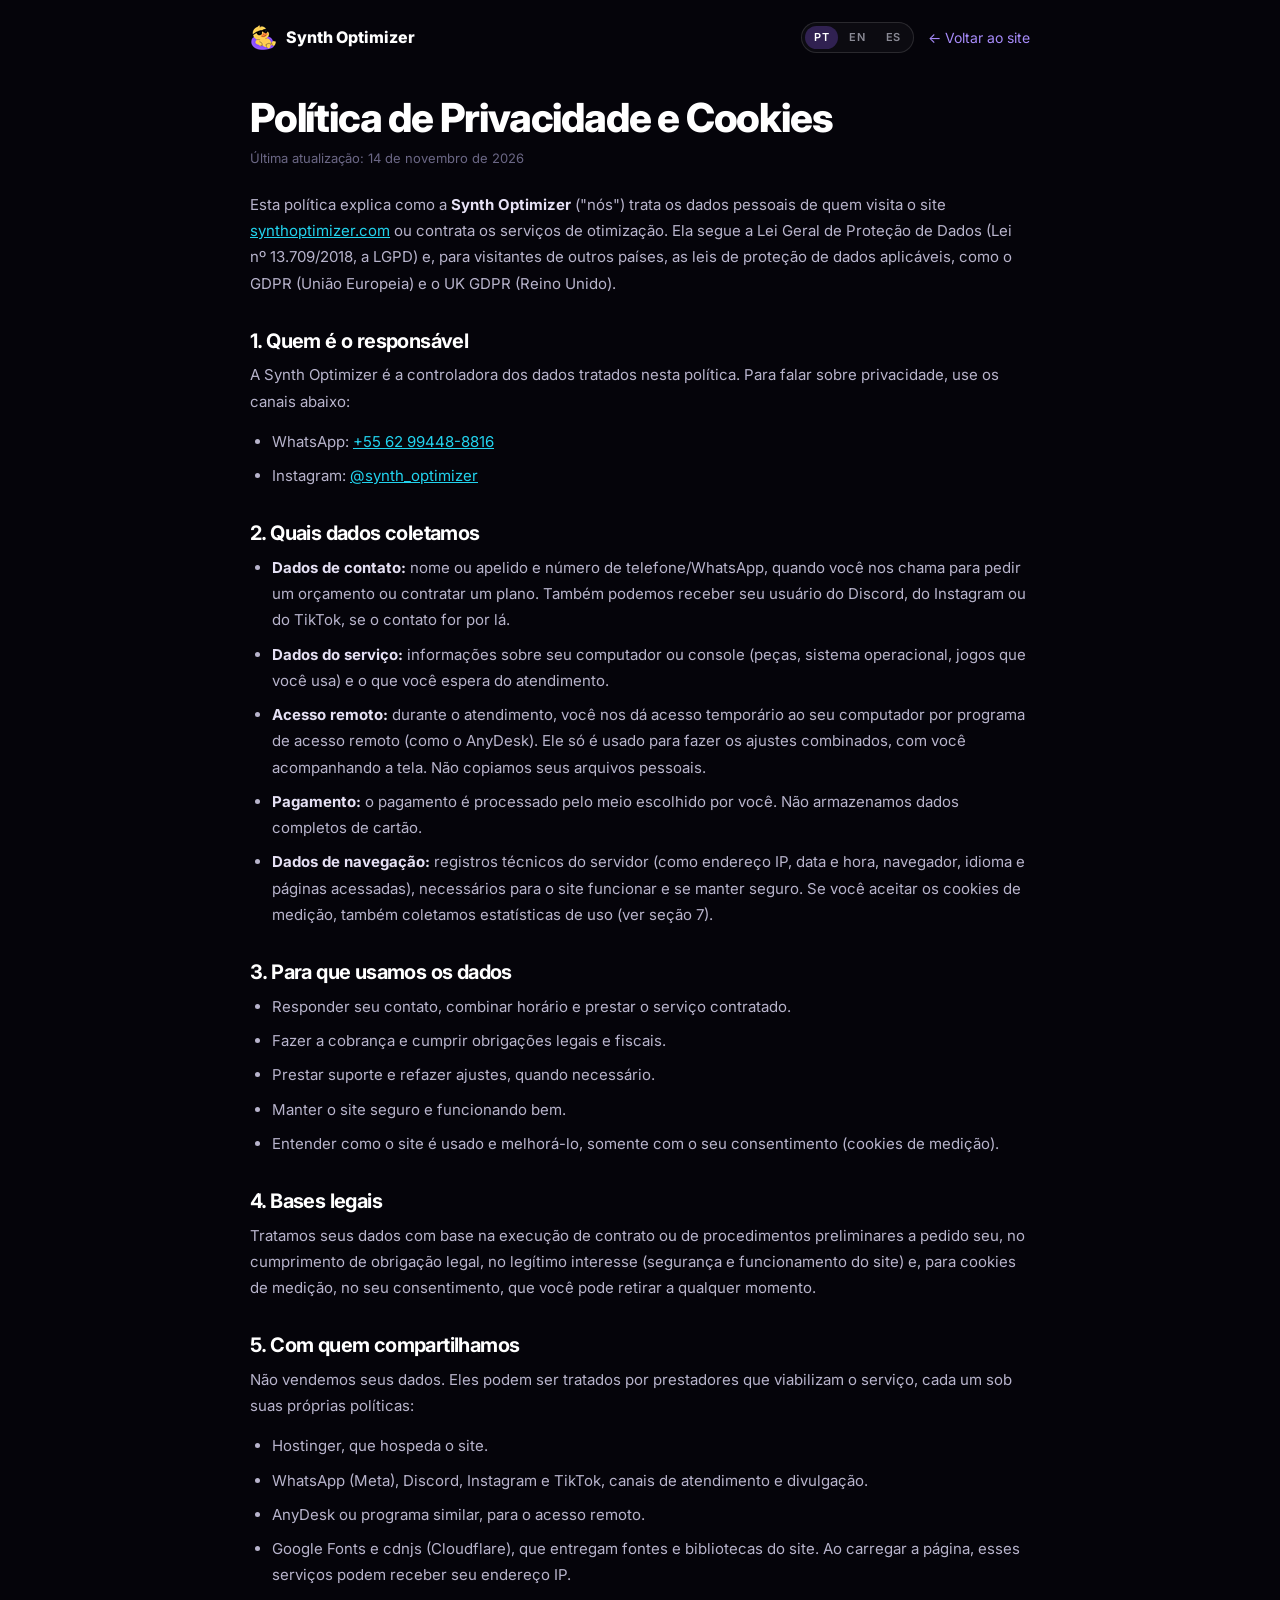
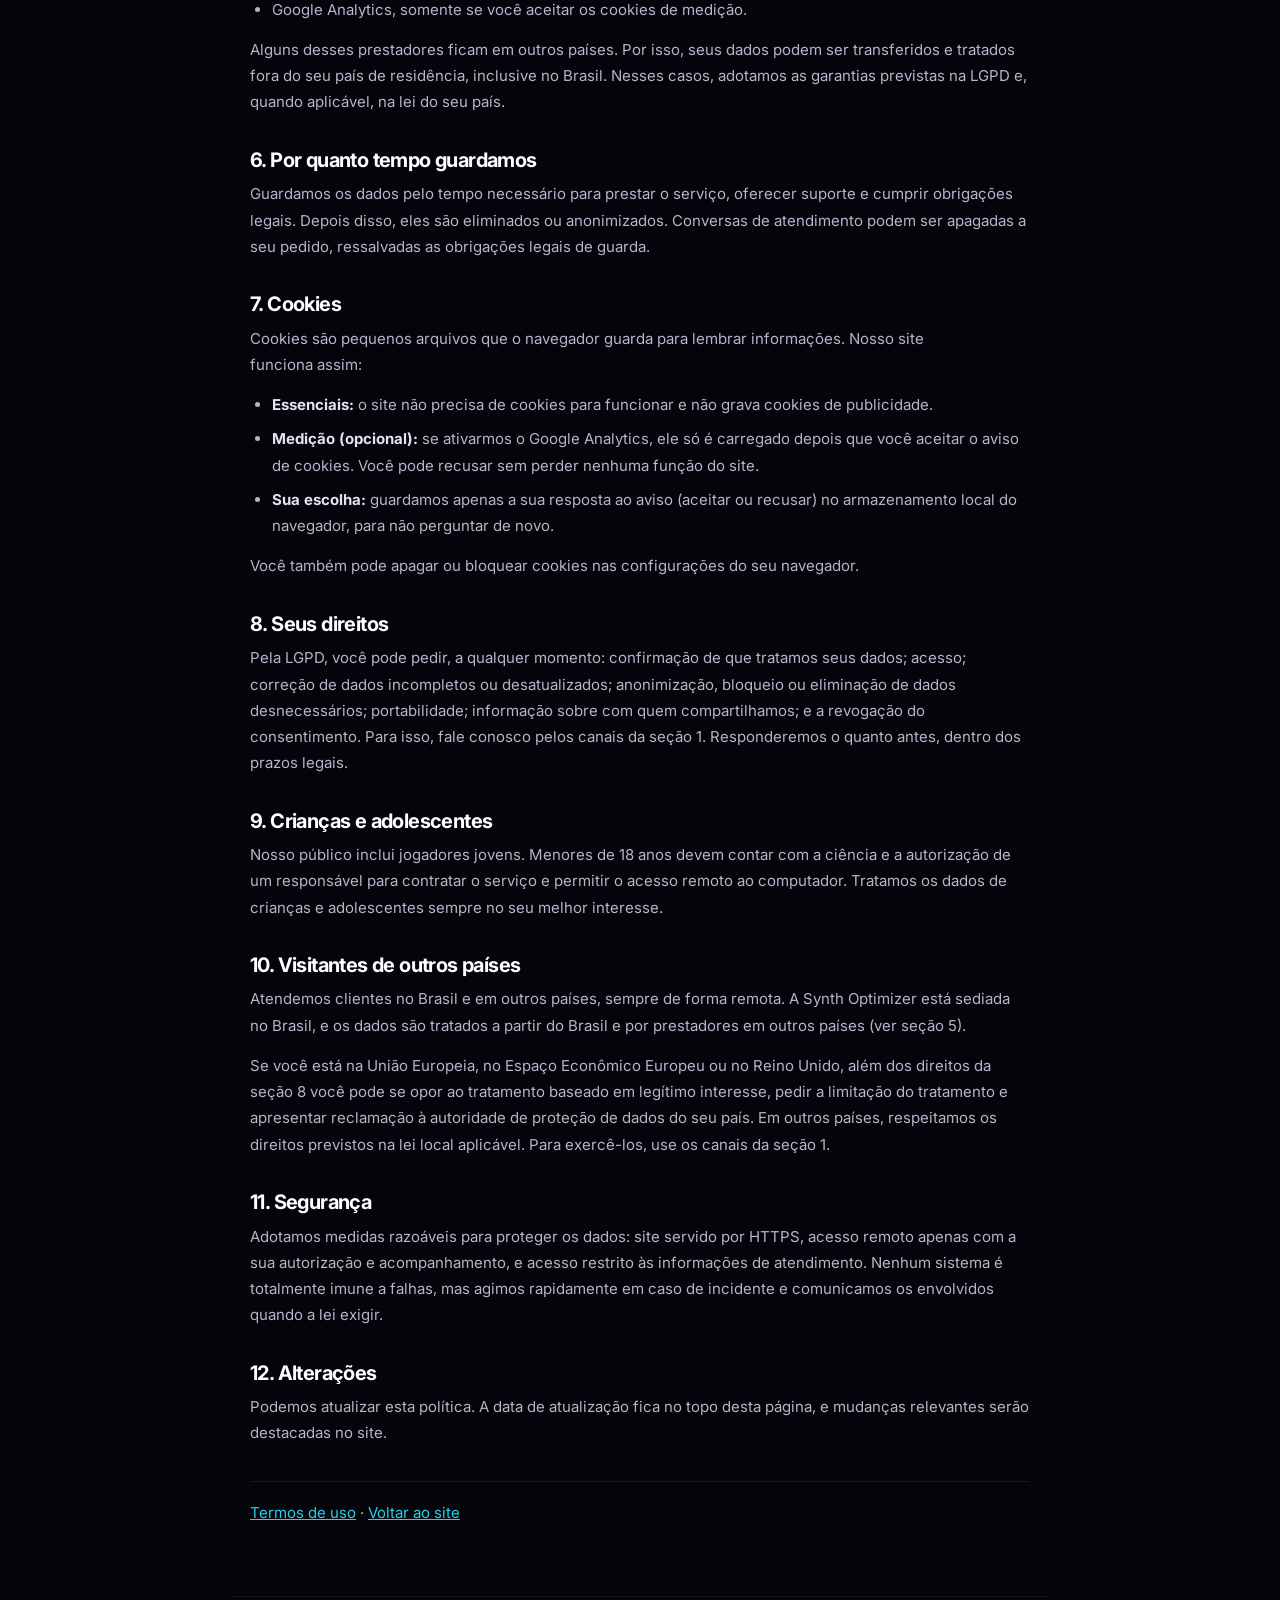
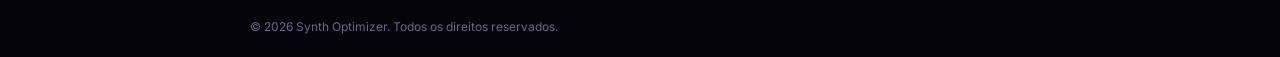
<file: privacidade/index.html>
<!DOCTYPE html>
<html lang="pt-BR" data-root="../">
<head>
<meta charset="utf-8"/>
<meta content="width=device-width, initial-scale=1.0" name="viewport"/>
<title>Política de Privacidade e Cookies | Synth Optimizer</title>
<meta content="Como a Synth Optimizer coleta, usa e protege seus dados pessoais (LGPD e GDPR) e como funcionam os cookies do site." name="description"/>
<meta content="index,follow" name="robots"/>
<meta content="#05040a" name="theme-color"/>
<link href="https://synthoptimizer.com/privacidade/" rel="canonical"/>
<link href="https://synthoptimizer.com/privacidade/" hreflang="pt-BR" rel="alternate"/>
<link href="https://synthoptimizer.com/en/privacy/" hreflang="en" rel="alternate"/>
<link href="https://synthoptimizer.com/es/privacidad/" hreflang="es" rel="alternate"/>
<link href="https://synthoptimizer.com/en/privacy/" hreflang="x-default" rel="alternate"/>
<link href="../favicon.ico" rel="icon" sizes="16x16 32x32 48x48 64x64"/>
<link href="../imagens/favicon-48x48.png" rel="icon" sizes="48x48" type="image/png"/>
<link href="../imagens/favicon-96x96.png" rel="icon" sizes="96x96" type="image/png"/>
<link href="../imagens/apple-touch-icon.png" rel="apple-touch-icon" sizes="180x180"/>
<link href="https://fonts.googleapis.com" rel="preconnect"/>
<link crossorigin="" href="https://fonts.gstatic.com" rel="preconnect"/>
<link href="https://fonts.googleapis.com/css2?family=Inter:wght@400;500;600;700&amp;family=JetBrains+Mono:wght@400;700&amp;display=swap" rel="stylesheet"/>
<link href="../style.css?v=20261114b" rel="stylesheet"/>
<link href="../sales.css?v=20261114b" rel="stylesheet"/>
</head>
<body class="legal-page">
<a class="skip-link" href="#conteudo">Pular para o conteúdo</a>
<header class="legal-header">
  <a class="legal-brand" href="/"><img alt="" aria-hidden="true" height="26" src="../imagens/Favicon.png" width="26"/><span>Synth Optimizer</span></a>
  <div class="legal-tools">
    <div aria-label="Idioma" class="lang-switch" role="group"><a aria-current="page" hreflang="pt-BR" href="/privacidade/" lang="pt-BR">PT</a><a hreflang="en" href="/en/privacy/" lang="en">EN</a><a hreflang="es" href="/es/privacidad/" lang="es">ES</a></div>
    <a class="legal-back" href="/">&larr; Voltar ao site</a>
  </div>
</header>
<main class="legal" id="conteudo">
  <h1>Política de Privacidade e Cookies</h1>
  <p class="legal-updated">Última atualização: 14 de novembro de 2026</p>

  <p>Esta política explica como a <strong>Synth Optimizer</strong> ("nós") trata os dados pessoais de quem visita o site <a href="https://synthoptimizer.com/">synthoptimizer.com</a> ou contrata os serviços de otimização. Ela segue a Lei Geral de Proteção de Dados (Lei nº 13.709/2018, a LGPD) e, para visitantes de outros países, as leis de proteção de dados aplicáveis, como o GDPR (União Europeia) e o UK GDPR (Reino Unido).</p>

  <h2>1. Quem é o responsável</h2>
  <p>A Synth Optimizer é a controladora dos dados tratados nesta política. Para falar sobre privacidade, use os canais abaixo:</p>
  <ul>
    <li>WhatsApp: <a href="https://wa.me/5562994488816">+55 62 99448-8816</a></li>
    <li>Instagram: <a href="https://www.instagram.com/synth_optimizer/" rel="me noopener noreferrer" target="_blank">@synth_optimizer</a></li>
  </ul>

  <h2>2. Quais dados coletamos</h2>
  <ul>
    <li><strong>Dados de contato:</strong> nome ou apelido e número de telefone/WhatsApp, quando você nos chama para pedir um orçamento ou contratar um plano. Também podemos receber seu usuário do Discord, do Instagram ou do TikTok, se o contato for por lá.</li>
    <li><strong>Dados do serviço:</strong> informações sobre seu computador ou console (peças, sistema operacional, jogos que você usa) e o que você espera do atendimento.</li>
    <li><strong>Acesso remoto:</strong> durante o atendimento, você nos dá acesso temporário ao seu computador por programa de acesso remoto (como o AnyDesk). Ele só é usado para fazer os ajustes combinados, com você acompanhando a tela. Não copiamos seus arquivos pessoais.</li>
    <li><strong>Pagamento:</strong> o pagamento é processado pelo meio escolhido por você. Não armazenamos dados completos de cartão.</li>
    <li><strong>Dados de navegação:</strong> registros técnicos do servidor (como endereço IP, data e hora, navegador, idioma e páginas acessadas), necessários para o site funcionar e se manter seguro. Se você aceitar os cookies de medição, também coletamos estatísticas de uso (ver seção 7).</li>
  </ul>

  <h2>3. Para que usamos os dados</h2>
  <ul>
    <li>Responder seu contato, combinar horário e prestar o serviço contratado.</li>
    <li>Fazer a cobrança e cumprir obrigações legais e fiscais.</li>
    <li>Prestar suporte e refazer ajustes, quando necessário.</li>
    <li>Manter o site seguro e funcionando bem.</li>
    <li>Entender como o site é usado e melhorá-lo, somente com o seu consentimento (cookies de medição).</li>
  </ul>

  <h2>4. Bases legais</h2>
  <p>Tratamos seus dados com base na execução de contrato ou de procedimentos preliminares a pedido seu, no cumprimento de obrigação legal, no legítimo interesse (segurança e funcionamento do site) e, para cookies de medição, no seu consentimento, que você pode retirar a qualquer momento.</p>

  <h2>5. Com quem compartilhamos</h2>
  <p>Não vendemos seus dados. Eles podem ser tratados por prestadores que viabilizam o serviço, cada um sob suas próprias políticas:</p>
  <ul>
    <li>Hostinger, que hospeda o site.</li>
    <li>WhatsApp (Meta), Discord, Instagram e TikTok, canais de atendimento e divulgação.</li>
    <li>AnyDesk ou programa similar, para o acesso remoto.</li>
    <li>Google Fonts e cdnjs (Cloudflare), que entregam fontes e bibliotecas do site. Ao carregar a página, esses serviços podem receber seu endereço IP.</li>
    <li>Google Analytics, somente se você aceitar os cookies de medição.</li>
  </ul>
  <p>Alguns desses prestadores ficam em outros países. Por isso, seus dados podem ser transferidos e tratados fora do seu país de residência, inclusive no Brasil. Nesses casos, adotamos as garantias previstas na LGPD e, quando aplicável, na lei do seu país.</p>

  <h2>6. Por quanto tempo guardamos</h2>
  <p>Guardamos os dados pelo tempo necessário para prestar o serviço, oferecer suporte e cumprir obrigações legais. Depois disso, eles são eliminados ou anonimizados. Conversas de atendimento podem ser apagadas a seu pedido, ressalvadas as obrigações legais de guarda.</p>

  <h2 id="cookies">7. Cookies</h2>
  <p>Cookies são pequenos arquivos que o navegador guarda para lembrar informações. Nosso site funciona assim:</p>
  <ul>
    <li><strong>Essenciais:</strong> o site não precisa de cookies para funcionar e não grava cookies de publicidade.</li>
    <li><strong>Medição (opcional):</strong> se ativarmos o Google Analytics, ele só é carregado depois que você aceitar o aviso de cookies. Você pode recusar sem perder nenhuma função do site.</li>
    <li><strong>Sua escolha:</strong> guardamos apenas a sua resposta ao aviso (aceitar ou recusar) no armazenamento local do navegador, para não perguntar de novo.</li>
  </ul>
  <p>Você também pode apagar ou bloquear cookies nas configurações do seu navegador.</p>

  <h2>8. Seus direitos</h2>
  <p>Pela LGPD, você pode pedir, a qualquer momento: confirmação de que tratamos seus dados; acesso; correção de dados incompletos ou desatualizados; anonimização, bloqueio ou eliminação de dados desnecessários; portabilidade; informação sobre com quem compartilhamos; e a revogação do consentimento. Para isso, fale conosco pelos canais da seção 1. Responderemos o quanto antes, dentro dos prazos legais.</p>

  <h2>9. Crianças e adolescentes</h2>
  <p>Nosso público inclui jogadores jovens. Menores de 18 anos devem contar com a ciência e a autorização de um responsável para contratar o serviço e permitir o acesso remoto ao computador. Tratamos os dados de crianças e adolescentes sempre no seu melhor interesse.</p>

  <h2>10. Visitantes de outros países</h2>
  <p>Atendemos clientes no Brasil e em outros países, sempre de forma remota. A Synth Optimizer está sediada no Brasil, e os dados são tratados a partir do Brasil e por prestadores em outros países (ver seção 5).</p>
  <p>Se você está na União Europeia, no Espaço Econômico Europeu ou no Reino Unido, além dos direitos da seção 8 você pode se opor ao tratamento baseado em legítimo interesse, pedir a limitação do tratamento e apresentar reclamação à autoridade de proteção de dados do seu país. Em outros países, respeitamos os direitos previstos na lei local aplicável. Para exercê-los, use os canais da seção 1.</p>

  <h2>11. Segurança</h2>
  <p>Adotamos medidas razoáveis para proteger os dados: site servido por HTTPS, acesso remoto apenas com a sua autorização e acompanhamento, e acesso restrito às informações de atendimento. Nenhum sistema é totalmente imune a falhas, mas agimos rapidamente em caso de incidente e comunicamos os envolvidos quando a lei exigir.</p>

  <h2>12. Alterações</h2>
  <p>Podemos atualizar esta política. A data de atualização fica no topo desta página, e mudanças relevantes serão destacadas no site.</p>

  <p class="legal-links"><a href="/termos/">Termos de uso</a> · <a href="/">Voltar ao site</a></p>
</main>
<footer class="legal-footer">© 2026 Synth Optimizer. Todos os direitos reservados.</footer>
<script defer src="../legal.js?v=20261114b"></script>
</body>
</html>
</file>
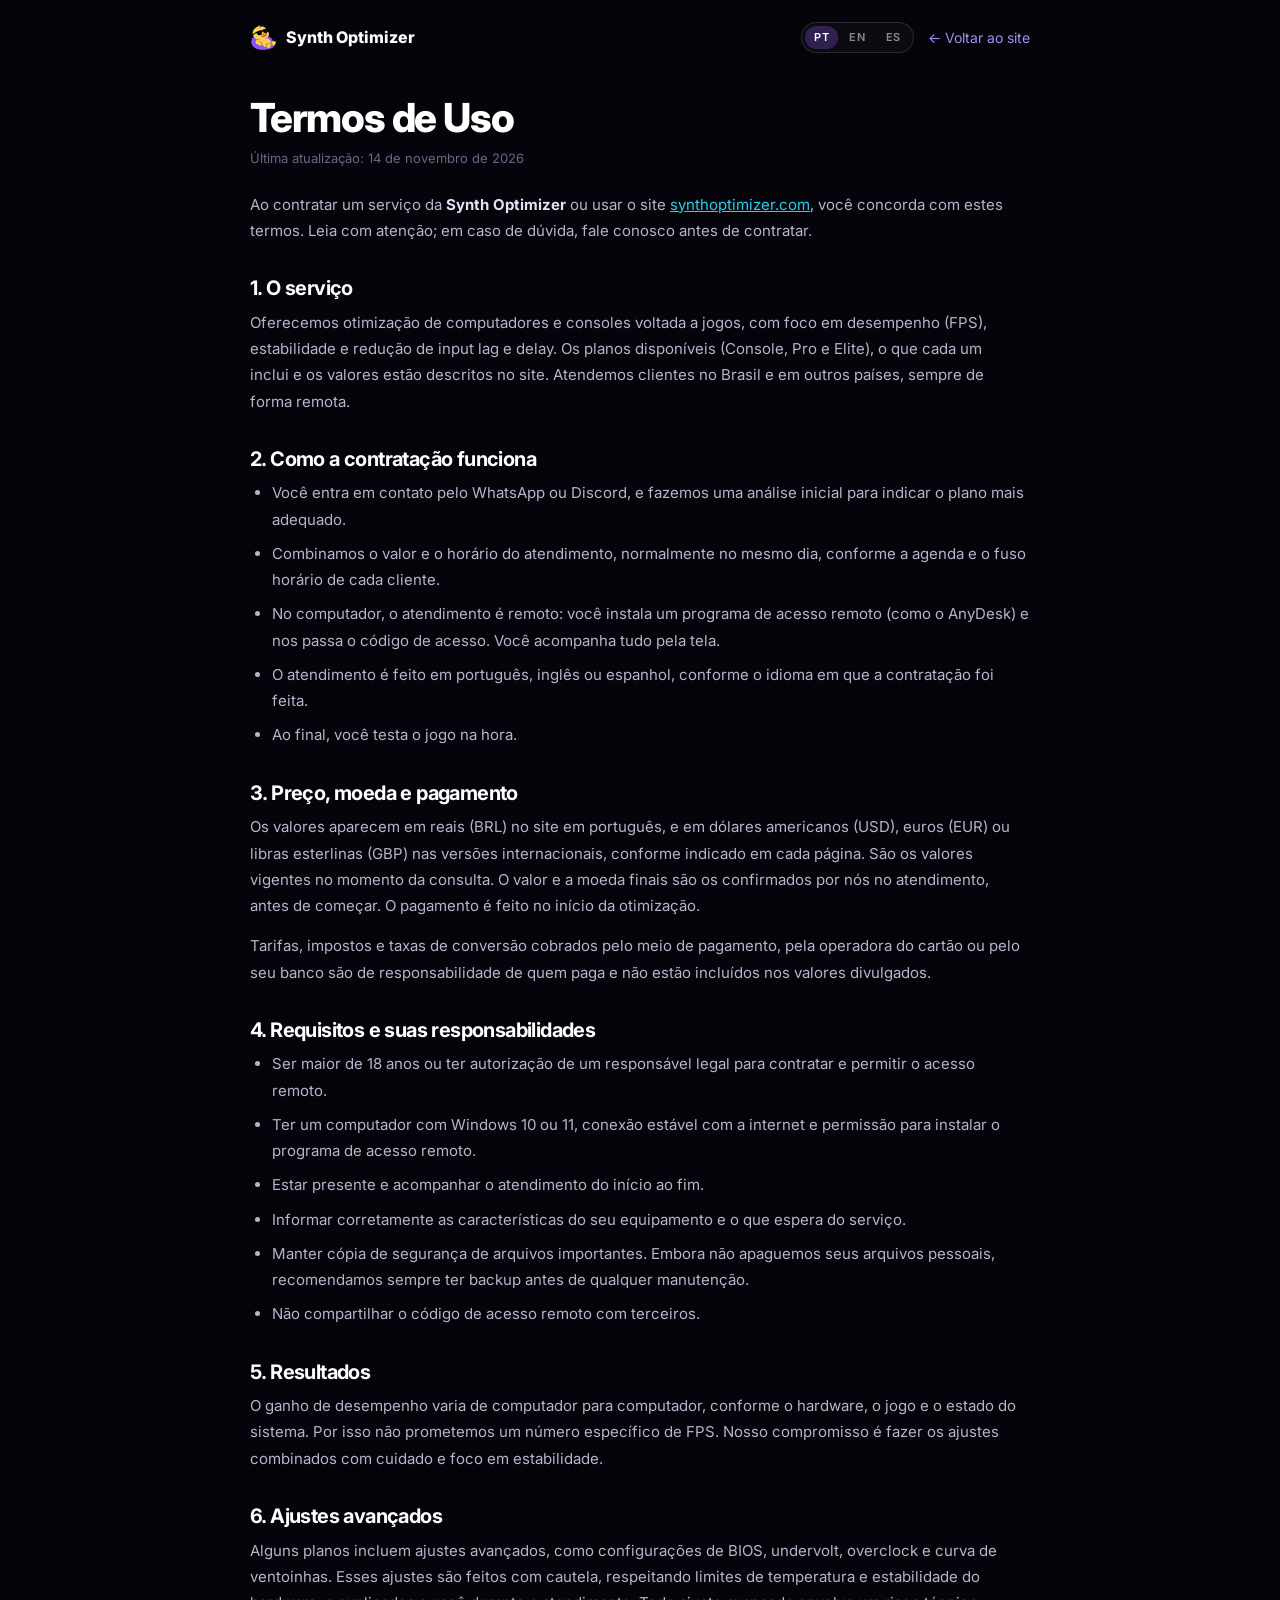
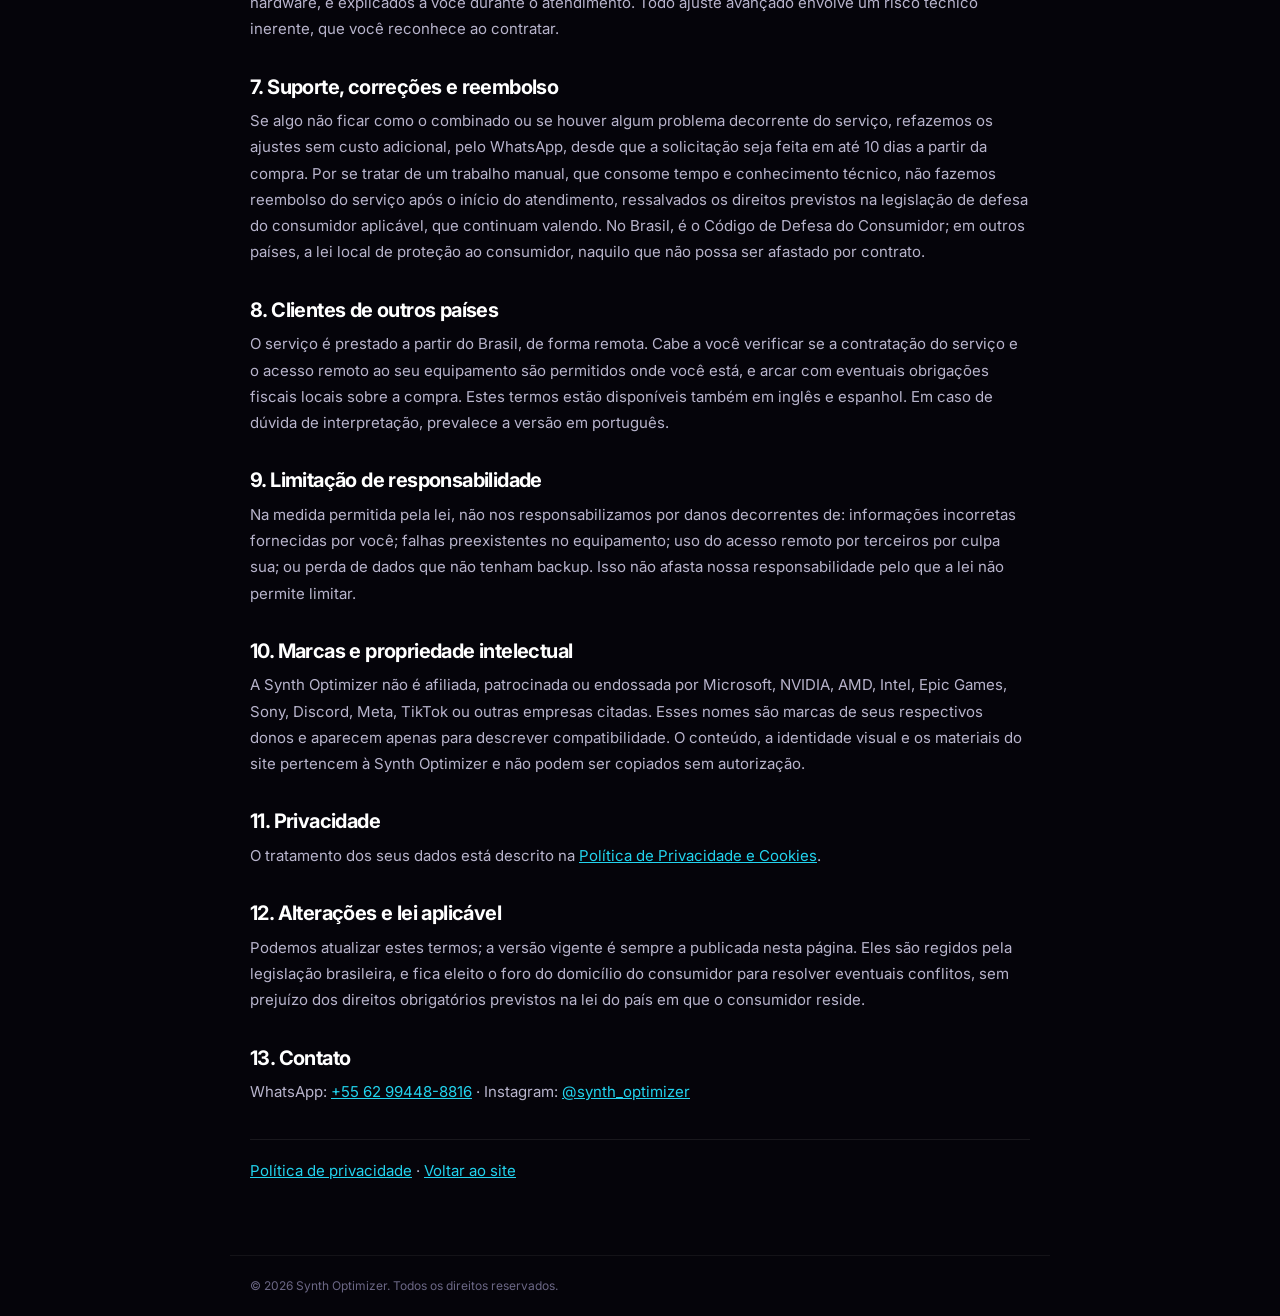
<file: termos/index.html>
<!DOCTYPE html>
<html lang="pt-BR" data-root="../">
<head>
<meta charset="utf-8"/>
<meta content="width=device-width, initial-scale=1.0" name="viewport"/>
<title>Termos de Uso | Synth Optimizer</title>
<meta content="Termos de contratação dos serviços de otimização de PC e console da Synth Optimizer: como funciona, preços e moedas, responsabilidades e suporte." name="description"/>
<meta content="index,follow" name="robots"/>
<meta content="#05040a" name="theme-color"/>
<link href="https://synthoptimizer.com/termos/" rel="canonical"/>
<link href="https://synthoptimizer.com/termos/" hreflang="pt-BR" rel="alternate"/>
<link href="https://synthoptimizer.com/en/terms/" hreflang="en" rel="alternate"/>
<link href="https://synthoptimizer.com/es/terminos/" hreflang="es" rel="alternate"/>
<link href="https://synthoptimizer.com/en/terms/" hreflang="x-default" rel="alternate"/>
<link href="../favicon.ico" rel="icon" sizes="16x16 32x32 48x48 64x64"/>
<link href="../imagens/favicon-48x48.png" rel="icon" sizes="48x48" type="image/png"/>
<link href="../imagens/favicon-96x96.png" rel="icon" sizes="96x96" type="image/png"/>
<link href="../imagens/apple-touch-icon.png" rel="apple-touch-icon" sizes="180x180"/>
<link href="https://fonts.googleapis.com" rel="preconnect"/>
<link crossorigin="" href="https://fonts.gstatic.com" rel="preconnect"/>
<link href="https://fonts.googleapis.com/css2?family=Inter:wght@400;500;600;700&amp;family=JetBrains+Mono:wght@400;700&amp;display=swap" rel="stylesheet"/>
<link href="../style.css?v=20261114b" rel="stylesheet"/>
<link href="../sales.css?v=20261114b" rel="stylesheet"/>
</head>
<body class="legal-page">
<a class="skip-link" href="#conteudo">Pular para o conteúdo</a>
<header class="legal-header">
  <a class="legal-brand" href="/"><img alt="" aria-hidden="true" height="26" src="../imagens/Favicon.png" width="26"/><span>Synth Optimizer</span></a>
  <div class="legal-tools">
    <div aria-label="Idioma" class="lang-switch" role="group"><a aria-current="page" hreflang="pt-BR" href="/termos/" lang="pt-BR">PT</a><a hreflang="en" href="/en/terms/" lang="en">EN</a><a hreflang="es" href="/es/terminos/" lang="es">ES</a></div>
    <a class="legal-back" href="/">&larr; Voltar ao site</a>
  </div>
</header>
<main class="legal" id="conteudo">
  <h1>Termos de Uso</h1>
  <p class="legal-updated">Última atualização: 14 de novembro de 2026</p>

  <p>Ao contratar um serviço da <strong>Synth Optimizer</strong> ou usar o site <a href="https://synthoptimizer.com/">synthoptimizer.com</a>, você concorda com estes termos. Leia com atenção; em caso de dúvida, fale conosco antes de contratar.</p>

  <h2>1. O serviço</h2>
  <p>Oferecemos otimização de computadores e consoles voltada a jogos, com foco em desempenho (FPS), estabilidade e redução de input lag e delay. Os planos disponíveis (Console, Pro e Elite), o que cada um inclui e os valores estão descritos no site. Atendemos clientes no Brasil e em outros países, sempre de forma remota.</p>

  <h2>2. Como a contratação funciona</h2>
  <ul>
    <li>Você entra em contato pelo WhatsApp ou Discord, e fazemos uma análise inicial para indicar o plano mais adequado.</li>
    <li>Combinamos o valor e o horário do atendimento, normalmente no mesmo dia, conforme a agenda e o fuso horário de cada cliente.</li>
    <li>No computador, o atendimento é remoto: você instala um programa de acesso remoto (como o AnyDesk) e nos passa o código de acesso. Você acompanha tudo pela tela.</li>
    <li>O atendimento é feito em português, inglês ou espanhol, conforme o idioma em que a contratação foi feita.</li>
    <li>Ao final, você testa o jogo na hora.</li>
  </ul>

  <h2>3. Preço, moeda e pagamento</h2>
  <p>Os valores aparecem em reais (BRL) no site em português, e em dólares americanos (USD), euros (EUR) ou libras esterlinas (GBP) nas versões internacionais, conforme indicado em cada página. São os valores vigentes no momento da consulta. O valor e a moeda finais são os confirmados por nós no atendimento, antes de começar. O pagamento é feito no início da otimização.</p>
  <p>Tarifas, impostos e taxas de conversão cobrados pelo meio de pagamento, pela operadora do cartão ou pelo seu banco são de responsabilidade de quem paga e não estão incluídos nos valores divulgados.</p>

  <h2>4. Requisitos e suas responsabilidades</h2>
  <ul>
    <li>Ser maior de 18 anos ou ter autorização de um responsável legal para contratar e permitir o acesso remoto.</li>
    <li>Ter um computador com Windows 10 ou 11, conexão estável com a internet e permissão para instalar o programa de acesso remoto.</li>
    <li>Estar presente e acompanhar o atendimento do início ao fim.</li>
    <li>Informar corretamente as características do seu equipamento e o que espera do serviço.</li>
    <li>Manter cópia de segurança de arquivos importantes. Embora não apaguemos seus arquivos pessoais, recomendamos sempre ter backup antes de qualquer manutenção.</li>
    <li>Não compartilhar o código de acesso remoto com terceiros.</li>
  </ul>

  <h2>5. Resultados</h2>
  <p>O ganho de desempenho varia de computador para computador, conforme o hardware, o jogo e o estado do sistema. Por isso não prometemos um número específico de FPS. Nosso compromisso é fazer os ajustes combinados com cuidado e foco em estabilidade.</p>

  <h2>6. Ajustes avançados</h2>
  <p>Alguns planos incluem ajustes avançados, como configurações de BIOS, undervolt, overclock e curva de ventoinhas. Esses ajustes são feitos com cautela, respeitando limites de temperatura e estabilidade do hardware, e explicados a você durante o atendimento. Todo ajuste avançado envolve um risco técnico inerente, que você reconhece ao contratar.</p>

  <h2>7. Suporte, correções e reembolso</h2>
  <p>Se algo não ficar como o combinado ou se houver algum problema decorrente do serviço, refazemos os ajustes sem custo adicional, pelo WhatsApp, desde que a solicitação seja feita em até 10 dias a partir da compra. Por se tratar de um trabalho manual, que consome tempo e conhecimento técnico, não fazemos reembolso do serviço após o início do atendimento, ressalvados os direitos previstos na legislação de defesa do consumidor aplicável, que continuam valendo. No Brasil, é o Código de Defesa do Consumidor; em outros países, a lei local de proteção ao consumidor, naquilo que não possa ser afastado por contrato.</p>

  <h2>8. Clientes de outros países</h2>
  <p>O serviço é prestado a partir do Brasil, de forma remota. Cabe a você verificar se a contratação do serviço e o acesso remoto ao seu equipamento são permitidos onde você está, e arcar com eventuais obrigações fiscais locais sobre a compra. Estes termos estão disponíveis também em inglês e espanhol. Em caso de dúvida de interpretação, prevalece a versão em português.</p>

  <h2>9. Limitação de responsabilidade</h2>
  <p>Na medida permitida pela lei, não nos responsabilizamos por danos decorrentes de: informações incorretas fornecidas por você; falhas preexistentes no equipamento; uso do acesso remoto por terceiros por culpa sua; ou perda de dados que não tenham backup. Isso não afasta nossa responsabilidade pelo que a lei não permite limitar.</p>

  <h2>10. Marcas e propriedade intelectual</h2>
  <p>A Synth Optimizer não é afiliada, patrocinada ou endossada por Microsoft, NVIDIA, AMD, Intel, Epic Games, Sony, Discord, Meta, TikTok ou outras empresas citadas. Esses nomes são marcas de seus respectivos donos e aparecem apenas para descrever compatibilidade. O conteúdo, a identidade visual e os materiais do site pertencem à Synth Optimizer e não podem ser copiados sem autorização.</p>

  <h2>11. Privacidade</h2>
  <p>O tratamento dos seus dados está descrito na <a href="/privacidade/">Política de Privacidade e Cookies</a>.</p>

  <h2>12. Alterações e lei aplicável</h2>
  <p>Podemos atualizar estes termos; a versão vigente é sempre a publicada nesta página. Eles são regidos pela legislação brasileira, e fica eleito o foro do domicílio do consumidor para resolver eventuais conflitos, sem prejuízo dos direitos obrigatórios previstos na lei do país em que o consumidor reside.</p>

  <h2>13. Contato</h2>
  <p>WhatsApp: <a href="https://wa.me/5562994488816">+55 62 99448-8816</a> · Instagram: <a href="https://www.instagram.com/synth_optimizer/" rel="me noopener noreferrer" target="_blank">@synth_optimizer</a></p>

  <p class="legal-links"><a href="/privacidade/">Política de privacidade</a> · <a href="/">Voltar ao site</a></p>
</main>
<footer class="legal-footer">© 2026 Synth Optimizer. Todos os direitos reservados.</footer>
<script defer src="../legal.js?v=20261114b"></script>
</body>
</html>
</file>
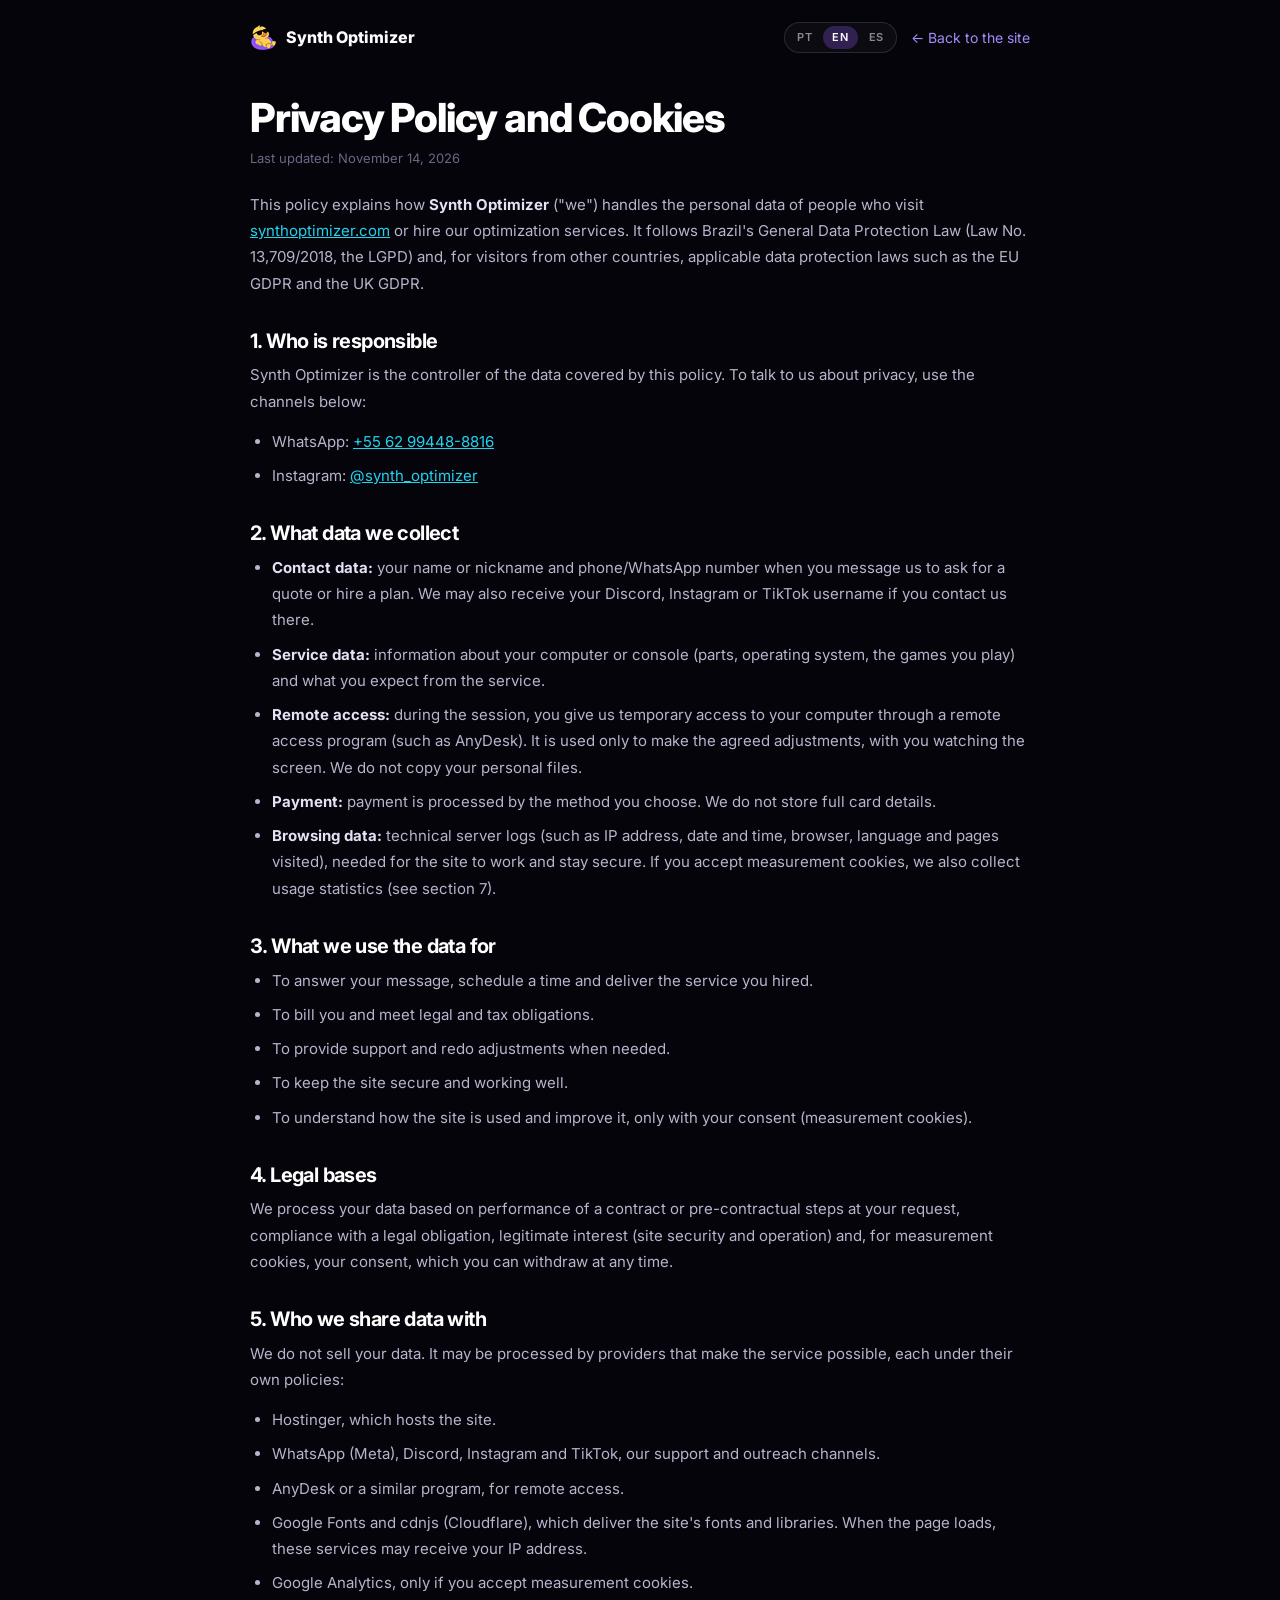
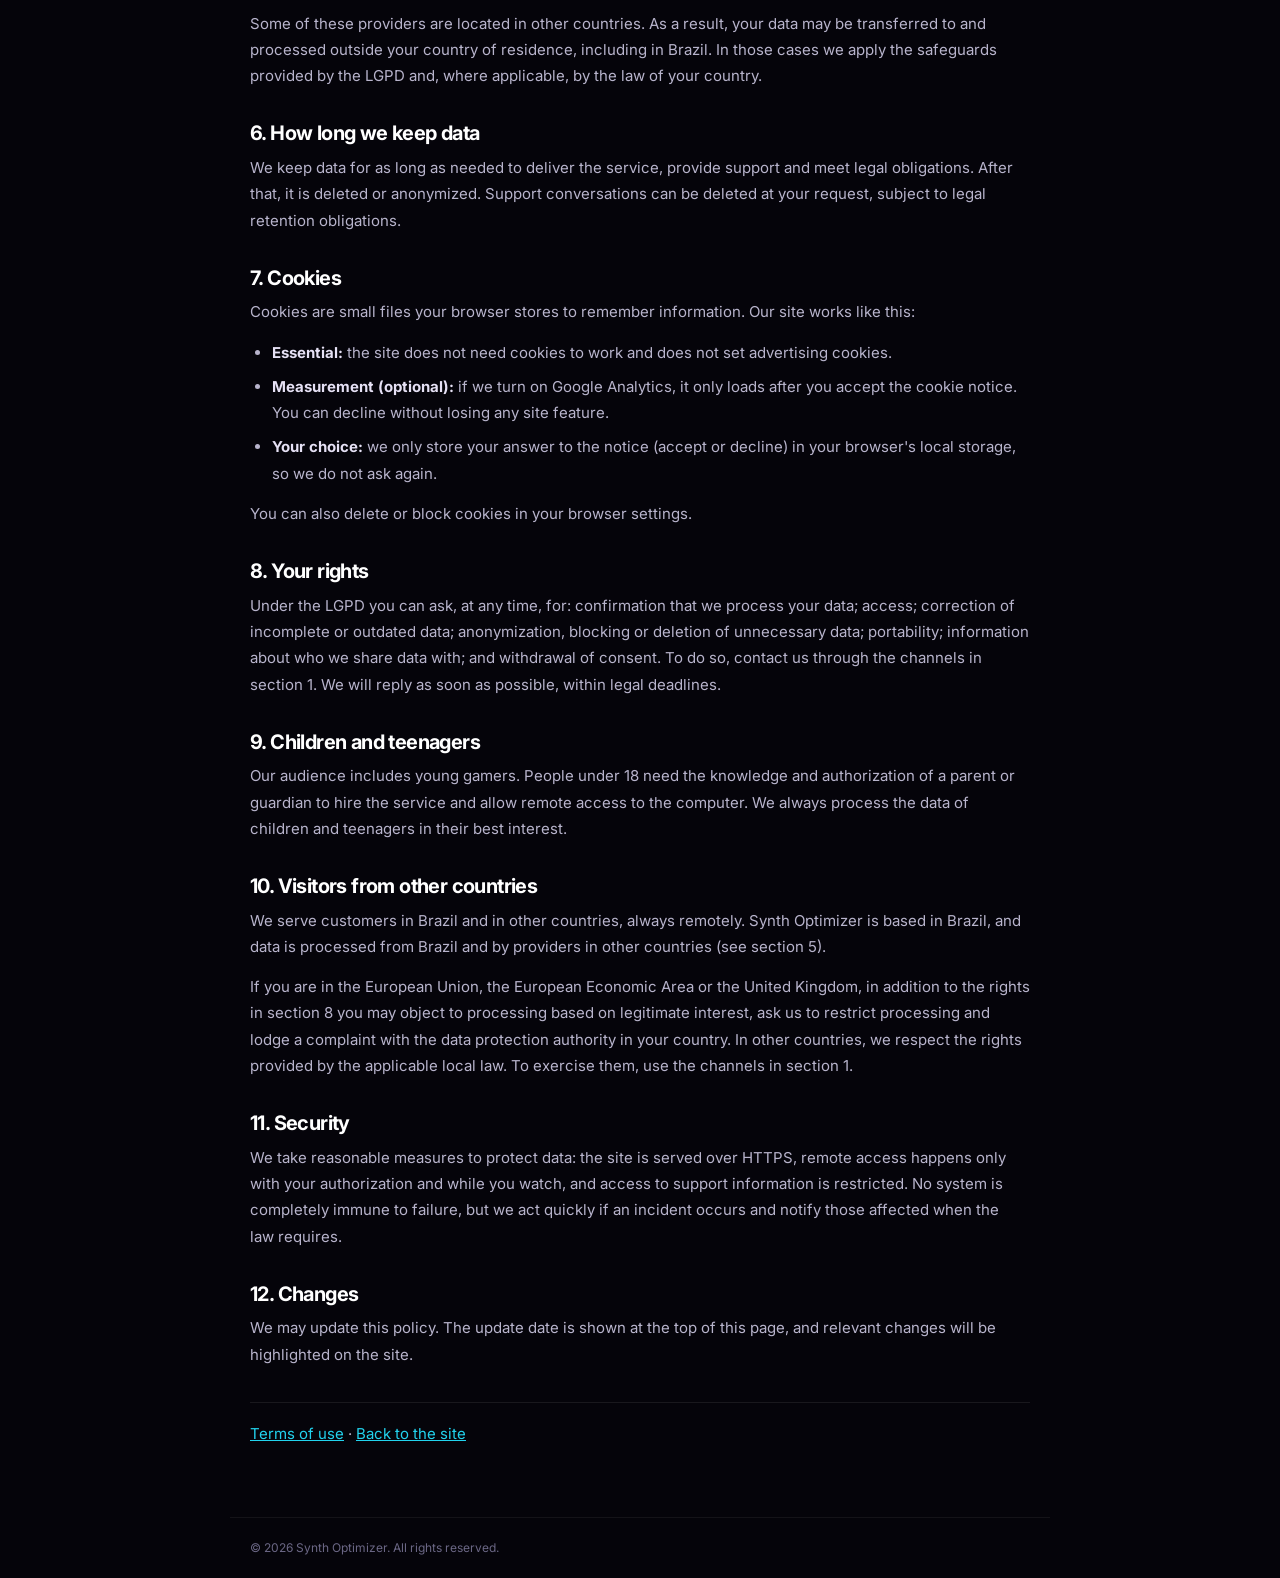
<file: en/privacy/index.html>
<!DOCTYPE html>
<html lang="en" data-root="../../">
<head>
<meta charset="utf-8"/>
<meta content="width=device-width, initial-scale=1.0" name="viewport"/>
<title>Privacy Policy and Cookies | Synth Optimizer</title>
<meta content="How Synth Optimizer collects, uses and protects your personal data (LGPD and GDPR) and how cookies work on this site." name="description"/>
<meta content="index,follow" name="robots"/>
<meta content="#05040a" name="theme-color"/>
<link href="https://synthoptimizer.com/en/privacy/" rel="canonical"/>
<link href="https://synthoptimizer.com/privacidade/" hreflang="pt-BR" rel="alternate"/>
<link href="https://synthoptimizer.com/en/privacy/" hreflang="en" rel="alternate"/>
<link href="https://synthoptimizer.com/es/privacidad/" hreflang="es" rel="alternate"/>
<link href="https://synthoptimizer.com/en/privacy/" hreflang="x-default" rel="alternate"/>
<link href="../../favicon.ico" rel="icon" sizes="16x16 32x32 48x48 64x64"/>
<link href="../../imagens/favicon-48x48.png" rel="icon" sizes="48x48" type="image/png"/>
<link href="../../imagens/favicon-96x96.png" rel="icon" sizes="96x96" type="image/png"/>
<link href="../../imagens/apple-touch-icon.png" rel="apple-touch-icon" sizes="180x180"/>
<link href="https://fonts.googleapis.com" rel="preconnect"/>
<link crossorigin="" href="https://fonts.gstatic.com" rel="preconnect"/>
<link href="https://fonts.googleapis.com/css2?family=Inter:wght@400;500;600;700&amp;family=JetBrains+Mono:wght@400;700&amp;display=swap" rel="stylesheet"/>
<link href="../../style.css?v=20261114b" rel="stylesheet"/>
<link href="../../sales.css?v=20261114b" rel="stylesheet"/>
</head>
<body class="legal-page">
<a class="skip-link" href="#conteudo">Skip to content</a>
<header class="legal-header">
  <a class="legal-brand" href="/en/"><img alt="" aria-hidden="true" height="26" src="../../imagens/Favicon.png" width="26"/><span>Synth Optimizer</span></a>
  <div class="legal-tools">
    <div aria-label="Language" class="lang-switch" role="group"><a hreflang="pt-BR" href="/privacidade/" lang="pt-BR">PT</a><a aria-current="page" hreflang="en" href="/en/privacy/" lang="en">EN</a><a hreflang="es" href="/es/privacidad/" lang="es">ES</a></div>
    <a class="legal-back" href="/en/">&larr; Back to the site</a>
  </div>
</header>
<main class="legal" id="conteudo">
  <h1>Privacy Policy and Cookies</h1>
  <p class="legal-updated">Last updated: November 14, 2026</p>

  <p>This policy explains how <strong>Synth Optimizer</strong> ("we") handles the personal data of people who visit <a href="https://synthoptimizer.com/en/">synthoptimizer.com</a> or hire our optimization services. It follows Brazil's General Data Protection Law (Law No. 13,709/2018, the LGPD) and, for visitors from other countries, applicable data protection laws such as the EU GDPR and the UK GDPR.</p>

  <h2>1. Who is responsible</h2>
  <p>Synth Optimizer is the controller of the data covered by this policy. To talk to us about privacy, use the channels below:</p>
  <ul>
    <li>WhatsApp: <a href="https://wa.me/5562994488816">+55 62 99448-8816</a></li>
    <li>Instagram: <a href="https://www.instagram.com/synth_optimizer/" rel="me noopener noreferrer" target="_blank">@synth_optimizer</a></li>
  </ul>

  <h2>2. What data we collect</h2>
  <ul>
    <li><strong>Contact data:</strong> your name or nickname and phone/WhatsApp number when you message us to ask for a quote or hire a plan. We may also receive your Discord, Instagram or TikTok username if you contact us there.</li>
    <li><strong>Service data:</strong> information about your computer or console (parts, operating system, the games you play) and what you expect from the service.</li>
    <li><strong>Remote access:</strong> during the session, you give us temporary access to your computer through a remote access program (such as AnyDesk). It is used only to make the agreed adjustments, with you watching the screen. We do not copy your personal files.</li>
    <li><strong>Payment:</strong> payment is processed by the method you choose. We do not store full card details.</li>
    <li><strong>Browsing data:</strong> technical server logs (such as IP address, date and time, browser, language and pages visited), needed for the site to work and stay secure. If you accept measurement cookies, we also collect usage statistics (see section 7).</li>
  </ul>

  <h2>3. What we use the data for</h2>
  <ul>
    <li>To answer your message, schedule a time and deliver the service you hired.</li>
    <li>To bill you and meet legal and tax obligations.</li>
    <li>To provide support and redo adjustments when needed.</li>
    <li>To keep the site secure and working well.</li>
    <li>To understand how the site is used and improve it, only with your consent (measurement cookies).</li>
  </ul>

  <h2>4. Legal bases</h2>
  <p>We process your data based on performance of a contract or pre-contractual steps at your request, compliance with a legal obligation, legitimate interest (site security and operation) and, for measurement cookies, your consent, which you can withdraw at any time.</p>

  <h2>5. Who we share data with</h2>
  <p>We do not sell your data. It may be processed by providers that make the service possible, each under their own policies:</p>
  <ul>
    <li>Hostinger, which hosts the site.</li>
    <li>WhatsApp (Meta), Discord, Instagram and TikTok, our support and outreach channels.</li>
    <li>AnyDesk or a similar program, for remote access.</li>
    <li>Google Fonts and cdnjs (Cloudflare), which deliver the site's fonts and libraries. When the page loads, these services may receive your IP address.</li>
    <li>Google Analytics, only if you accept measurement cookies.</li>
  </ul>
  <p>Some of these providers are located in other countries. As a result, your data may be transferred to and processed outside your country of residence, including in Brazil. In those cases we apply the safeguards provided by the LGPD and, where applicable, by the law of your country.</p>

  <h2>6. How long we keep data</h2>
  <p>We keep data for as long as needed to deliver the service, provide support and meet legal obligations. After that, it is deleted or anonymized. Support conversations can be deleted at your request, subject to legal retention obligations.</p>

  <h2 id="cookies">7. Cookies</h2>
  <p>Cookies are small files your browser stores to remember information. Our site works like this:</p>
  <ul>
    <li><strong>Essential:</strong> the site does not need cookies to work and does not set advertising cookies.</li>
    <li><strong>Measurement (optional):</strong> if we turn on Google Analytics, it only loads after you accept the cookie notice. You can decline without losing any site feature.</li>
    <li><strong>Your choice:</strong> we only store your answer to the notice (accept or decline) in your browser's local storage, so we do not ask again.</li>
  </ul>
  <p>You can also delete or block cookies in your browser settings.</p>

  <h2>8. Your rights</h2>
  <p>Under the LGPD you can ask, at any time, for: confirmation that we process your data; access; correction of incomplete or outdated data; anonymization, blocking or deletion of unnecessary data; portability; information about who we share data with; and withdrawal of consent. To do so, contact us through the channels in section 1. We will reply as soon as possible, within legal deadlines.</p>

  <h2>9. Children and teenagers</h2>
  <p>Our audience includes young gamers. People under 18 need the knowledge and authorization of a parent or guardian to hire the service and allow remote access to the computer. We always process the data of children and teenagers in their best interest.</p>

  <h2>10. Visitors from other countries</h2>
  <p>We serve customers in Brazil and in other countries, always remotely. Synth Optimizer is based in Brazil, and data is processed from Brazil and by providers in other countries (see section 5).</p>
  <p>If you are in the European Union, the European Economic Area or the United Kingdom, in addition to the rights in section 8 you may object to processing based on legitimate interest, ask us to restrict processing and lodge a complaint with the data protection authority in your country. In other countries, we respect the rights provided by the applicable local law. To exercise them, use the channels in section 1.</p>

  <h2>11. Security</h2>
  <p>We take reasonable measures to protect data: the site is served over HTTPS, remote access happens only with your authorization and while you watch, and access to support information is restricted. No system is completely immune to failure, but we act quickly if an incident occurs and notify those affected when the law requires.</p>

  <h2>12. Changes</h2>
  <p>We may update this policy. The update date is shown at the top of this page, and relevant changes will be highlighted on the site.</p>

  <p class="legal-links"><a href="/en/terms/">Terms of use</a> · <a href="/en/">Back to the site</a></p>
</main>
<footer class="legal-footer">© 2026 Synth Optimizer. All rights reserved.</footer>
<script defer src="../../legal.js?v=20261114b"></script>
</body>
</html>
</file>
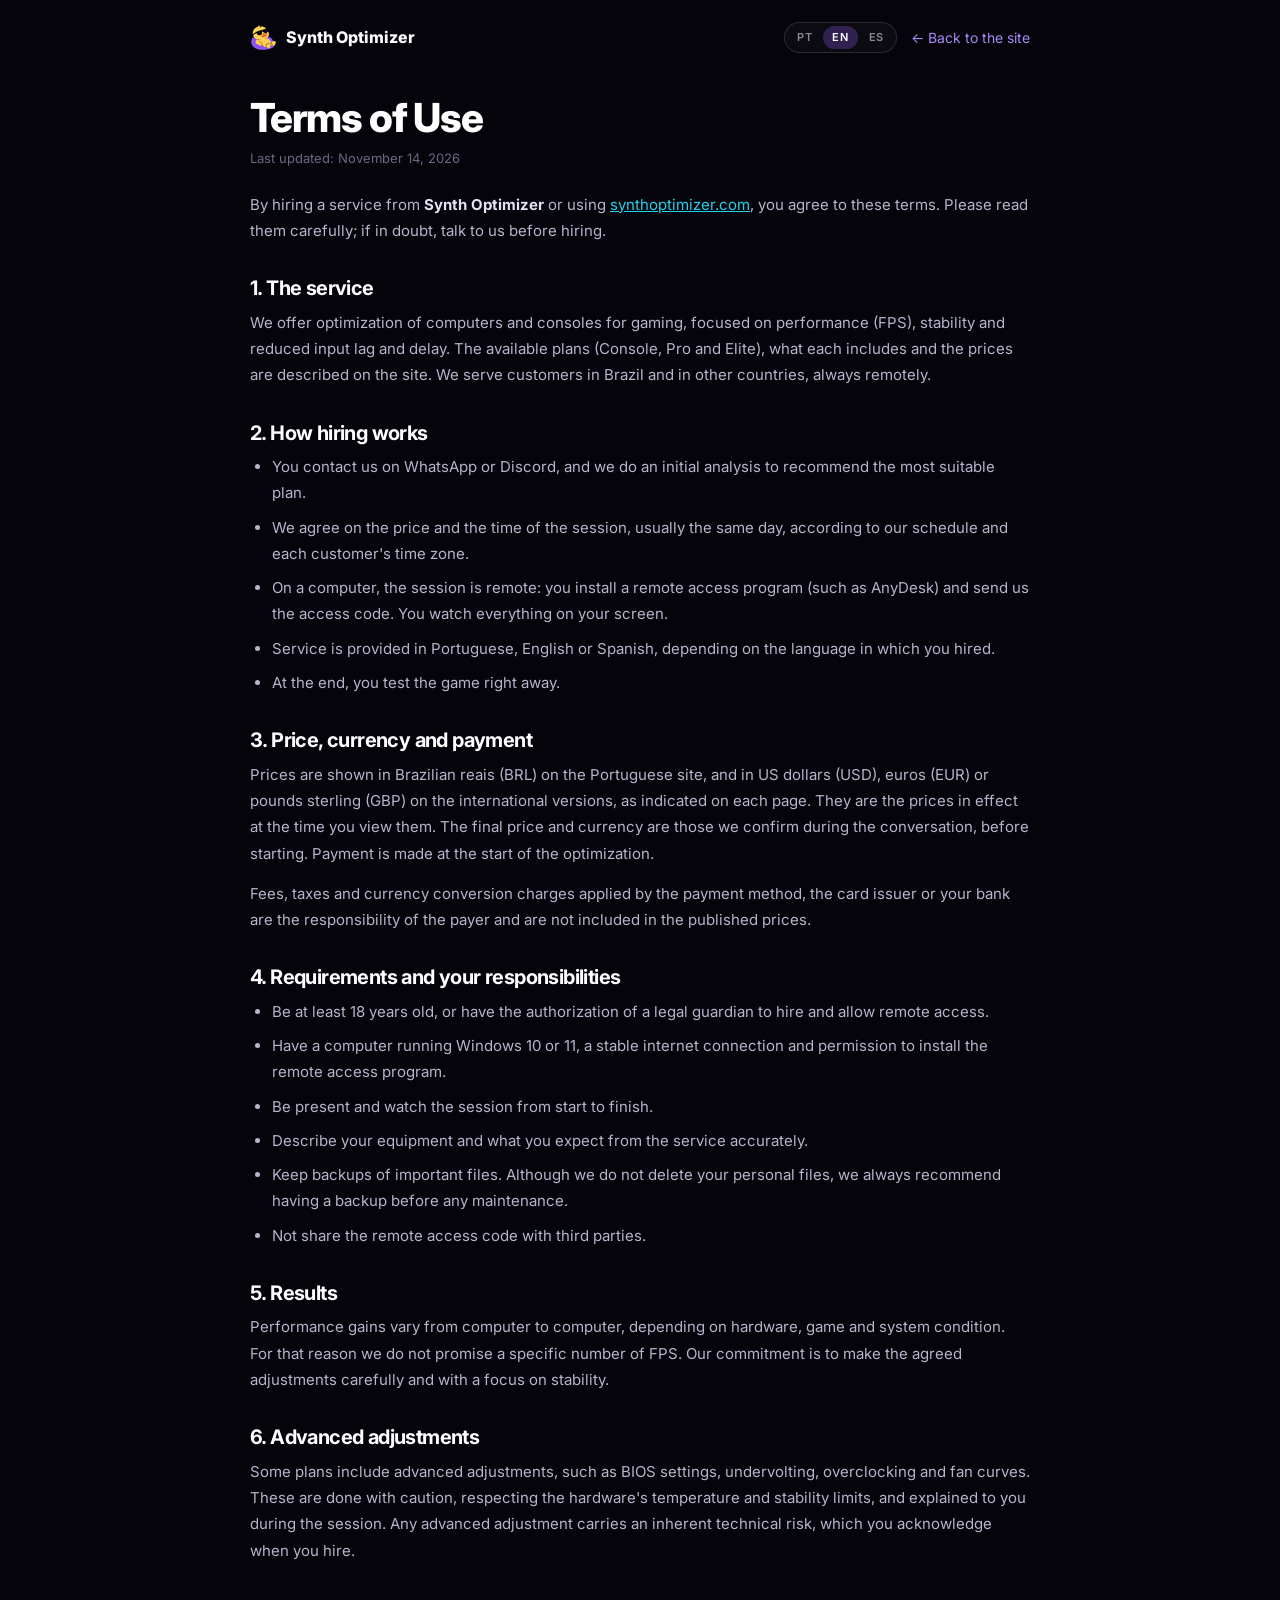
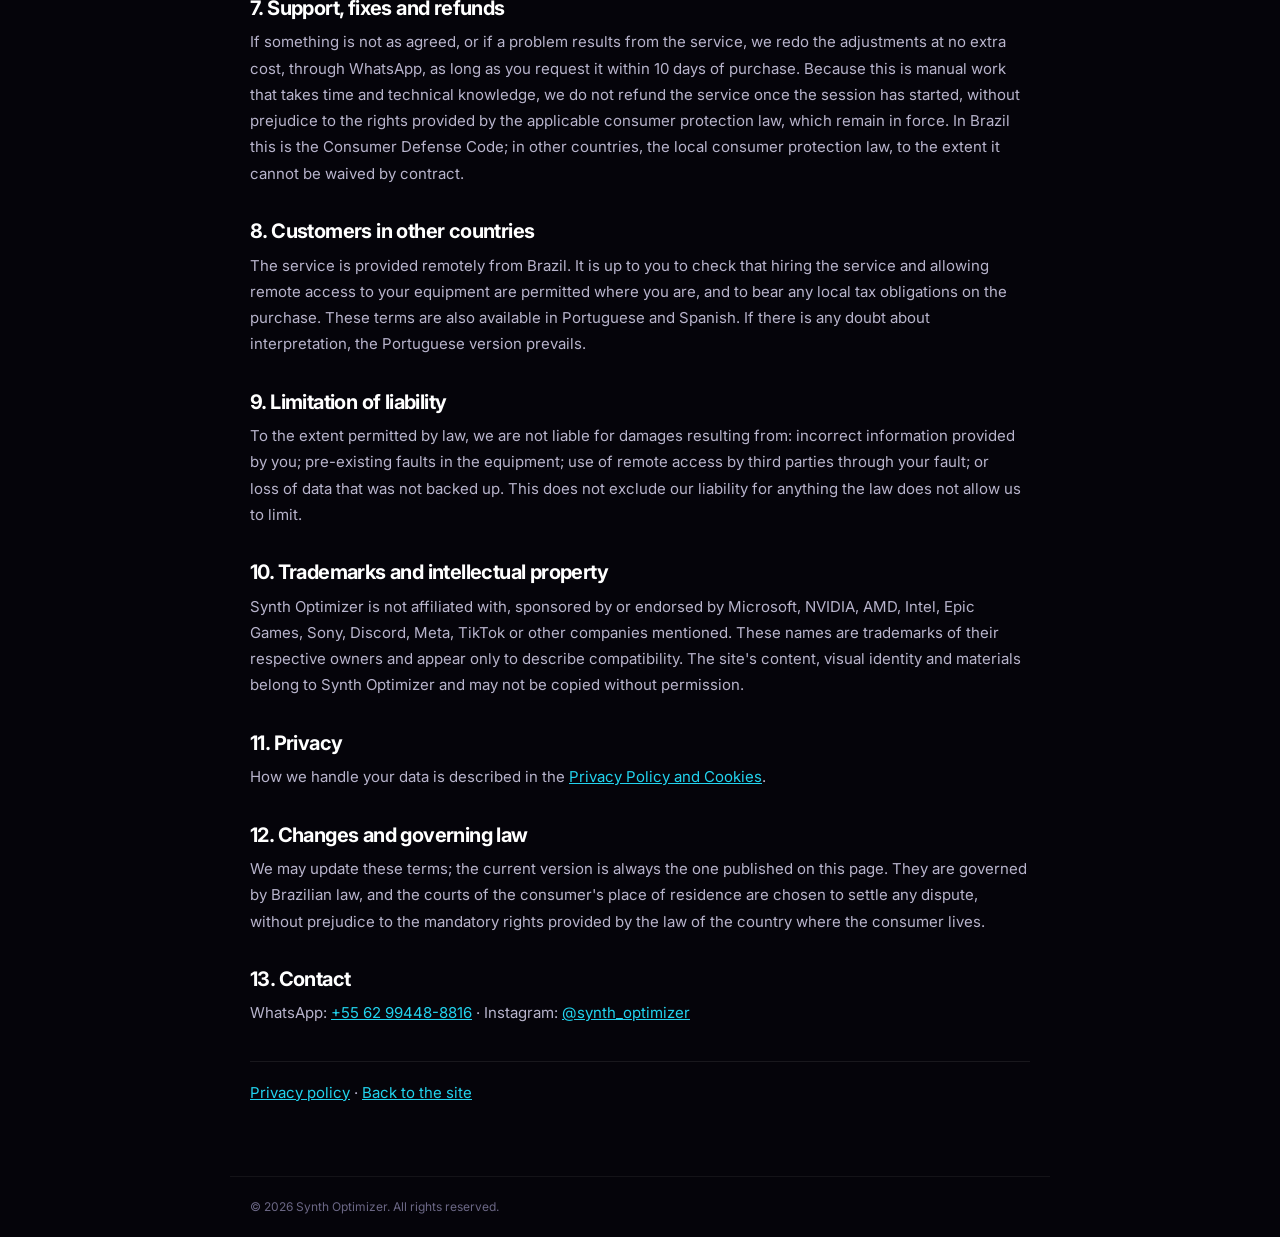
<file: en/terms/index.html>
<!DOCTYPE html>
<html lang="en" data-root="../../">
<head>
<meta charset="utf-8"/>
<meta content="width=device-width, initial-scale=1.0" name="viewport"/>
<title>Terms of Use | Synth Optimizer</title>
<meta content="Terms for hiring Synth Optimizer's PC and console optimization services: how it works, pricing and currencies, responsibilities and support." name="description"/>
<meta content="index,follow" name="robots"/>
<meta content="#05040a" name="theme-color"/>
<link href="https://synthoptimizer.com/en/terms/" rel="canonical"/>
<link href="https://synthoptimizer.com/termos/" hreflang="pt-BR" rel="alternate"/>
<link href="https://synthoptimizer.com/en/terms/" hreflang="en" rel="alternate"/>
<link href="https://synthoptimizer.com/es/terminos/" hreflang="es" rel="alternate"/>
<link href="https://synthoptimizer.com/en/terms/" hreflang="x-default" rel="alternate"/>
<link href="../../favicon.ico" rel="icon" sizes="16x16 32x32 48x48 64x64"/>
<link href="../../imagens/favicon-48x48.png" rel="icon" sizes="48x48" type="image/png"/>
<link href="../../imagens/favicon-96x96.png" rel="icon" sizes="96x96" type="image/png"/>
<link href="../../imagens/apple-touch-icon.png" rel="apple-touch-icon" sizes="180x180"/>
<link href="https://fonts.googleapis.com" rel="preconnect"/>
<link crossorigin="" href="https://fonts.gstatic.com" rel="preconnect"/>
<link href="https://fonts.googleapis.com/css2?family=Inter:wght@400;500;600;700&amp;family=JetBrains+Mono:wght@400;700&amp;display=swap" rel="stylesheet"/>
<link href="../../style.css?v=20261114b" rel="stylesheet"/>
<link href="../../sales.css?v=20261114b" rel="stylesheet"/>
</head>
<body class="legal-page">
<a class="skip-link" href="#conteudo">Skip to content</a>
<header class="legal-header">
  <a class="legal-brand" href="/en/"><img alt="" aria-hidden="true" height="26" src="../../imagens/Favicon.png" width="26"/><span>Synth Optimizer</span></a>
  <div class="legal-tools">
    <div aria-label="Language" class="lang-switch" role="group"><a hreflang="pt-BR" href="/termos/" lang="pt-BR">PT</a><a aria-current="page" hreflang="en" href="/en/terms/" lang="en">EN</a><a hreflang="es" href="/es/terminos/" lang="es">ES</a></div>
    <a class="legal-back" href="/en/">&larr; Back to the site</a>
  </div>
</header>
<main class="legal" id="conteudo">
  <h1>Terms of Use</h1>
  <p class="legal-updated">Last updated: November 14, 2026</p>

  <p>By hiring a service from <strong>Synth Optimizer</strong> or using <a href="https://synthoptimizer.com/en/">synthoptimizer.com</a>, you agree to these terms. Please read them carefully; if in doubt, talk to us before hiring.</p>

  <h2>1. The service</h2>
  <p>We offer optimization of computers and consoles for gaming, focused on performance (FPS), stability and reduced input lag and delay. The available plans (Console, Pro and Elite), what each includes and the prices are described on the site. We serve customers in Brazil and in other countries, always remotely.</p>

  <h2>2. How hiring works</h2>
  <ul>
    <li>You contact us on WhatsApp or Discord, and we do an initial analysis to recommend the most suitable plan.</li>
    <li>We agree on the price and the time of the session, usually the same day, according to our schedule and each customer's time zone.</li>
    <li>On a computer, the session is remote: you install a remote access program (such as AnyDesk) and send us the access code. You watch everything on your screen.</li>
    <li>Service is provided in Portuguese, English or Spanish, depending on the language in which you hired.</li>
    <li>At the end, you test the game right away.</li>
  </ul>

  <h2>3. Price, currency and payment</h2>
  <p>Prices are shown in Brazilian reais (BRL) on the Portuguese site, and in US dollars (USD), euros (EUR) or pounds sterling (GBP) on the international versions, as indicated on each page. They are the prices in effect at the time you view them. The final price and currency are those we confirm during the conversation, before starting. Payment is made at the start of the optimization.</p>
  <p>Fees, taxes and currency conversion charges applied by the payment method, the card issuer or your bank are the responsibility of the payer and are not included in the published prices.</p>

  <h2>4. Requirements and your responsibilities</h2>
  <ul>
    <li>Be at least 18 years old, or have the authorization of a legal guardian to hire and allow remote access.</li>
    <li>Have a computer running Windows 10 or 11, a stable internet connection and permission to install the remote access program.</li>
    <li>Be present and watch the session from start to finish.</li>
    <li>Describe your equipment and what you expect from the service accurately.</li>
    <li>Keep backups of important files. Although we do not delete your personal files, we always recommend having a backup before any maintenance.</li>
    <li>Not share the remote access code with third parties.</li>
  </ul>

  <h2>5. Results</h2>
  <p>Performance gains vary from computer to computer, depending on hardware, game and system condition. For that reason we do not promise a specific number of FPS. Our commitment is to make the agreed adjustments carefully and with a focus on stability.</p>

  <h2>6. Advanced adjustments</h2>
  <p>Some plans include advanced adjustments, such as BIOS settings, undervolting, overclocking and fan curves. These are done with caution, respecting the hardware's temperature and stability limits, and explained to you during the session. Any advanced adjustment carries an inherent technical risk, which you acknowledge when you hire.</p>

  <h2>7. Support, fixes and refunds</h2>
  <p>If something is not as agreed, or if a problem results from the service, we redo the adjustments at no extra cost, through WhatsApp, as long as you request it within 10 days of purchase. Because this is manual work that takes time and technical knowledge, we do not refund the service once the session has started, without prejudice to the rights provided by the applicable consumer protection law, which remain in force. In Brazil this is the Consumer Defense Code; in other countries, the local consumer protection law, to the extent it cannot be waived by contract.</p>

  <h2>8. Customers in other countries</h2>
  <p>The service is provided remotely from Brazil. It is up to you to check that hiring the service and allowing remote access to your equipment are permitted where you are, and to bear any local tax obligations on the purchase. These terms are also available in Portuguese and Spanish. If there is any doubt about interpretation, the Portuguese version prevails.</p>

  <h2>9. Limitation of liability</h2>
  <p>To the extent permitted by law, we are not liable for damages resulting from: incorrect information provided by you; pre-existing faults in the equipment; use of remote access by third parties through your fault; or loss of data that was not backed up. This does not exclude our liability for anything the law does not allow us to limit.</p>

  <h2>10. Trademarks and intellectual property</h2>
  <p>Synth Optimizer is not affiliated with, sponsored by or endorsed by Microsoft, NVIDIA, AMD, Intel, Epic Games, Sony, Discord, Meta, TikTok or other companies mentioned. These names are trademarks of their respective owners and appear only to describe compatibility. The site's content, visual identity and materials belong to Synth Optimizer and may not be copied without permission.</p>

  <h2>11. Privacy</h2>
  <p>How we handle your data is described in the <a href="/en/privacy/">Privacy Policy and Cookies</a>.</p>

  <h2>12. Changes and governing law</h2>
  <p>We may update these terms; the current version is always the one published on this page. They are governed by Brazilian law, and the courts of the consumer's place of residence are chosen to settle any dispute, without prejudice to the mandatory rights provided by the law of the country where the consumer lives.</p>

  <h2>13. Contact</h2>
  <p>WhatsApp: <a href="https://wa.me/5562994488816">+55 62 99448-8816</a> · Instagram: <a href="https://www.instagram.com/synth_optimizer/" rel="me noopener noreferrer" target="_blank">@synth_optimizer</a></p>

  <p class="legal-links"><a href="/en/privacy/">Privacy policy</a> · <a href="/en/">Back to the site</a></p>
</main>
<footer class="legal-footer">© 2026 Synth Optimizer. All rights reserved.</footer>
<script defer src="../../legal.js?v=20261114b"></script>
</body>
</html>
</file>
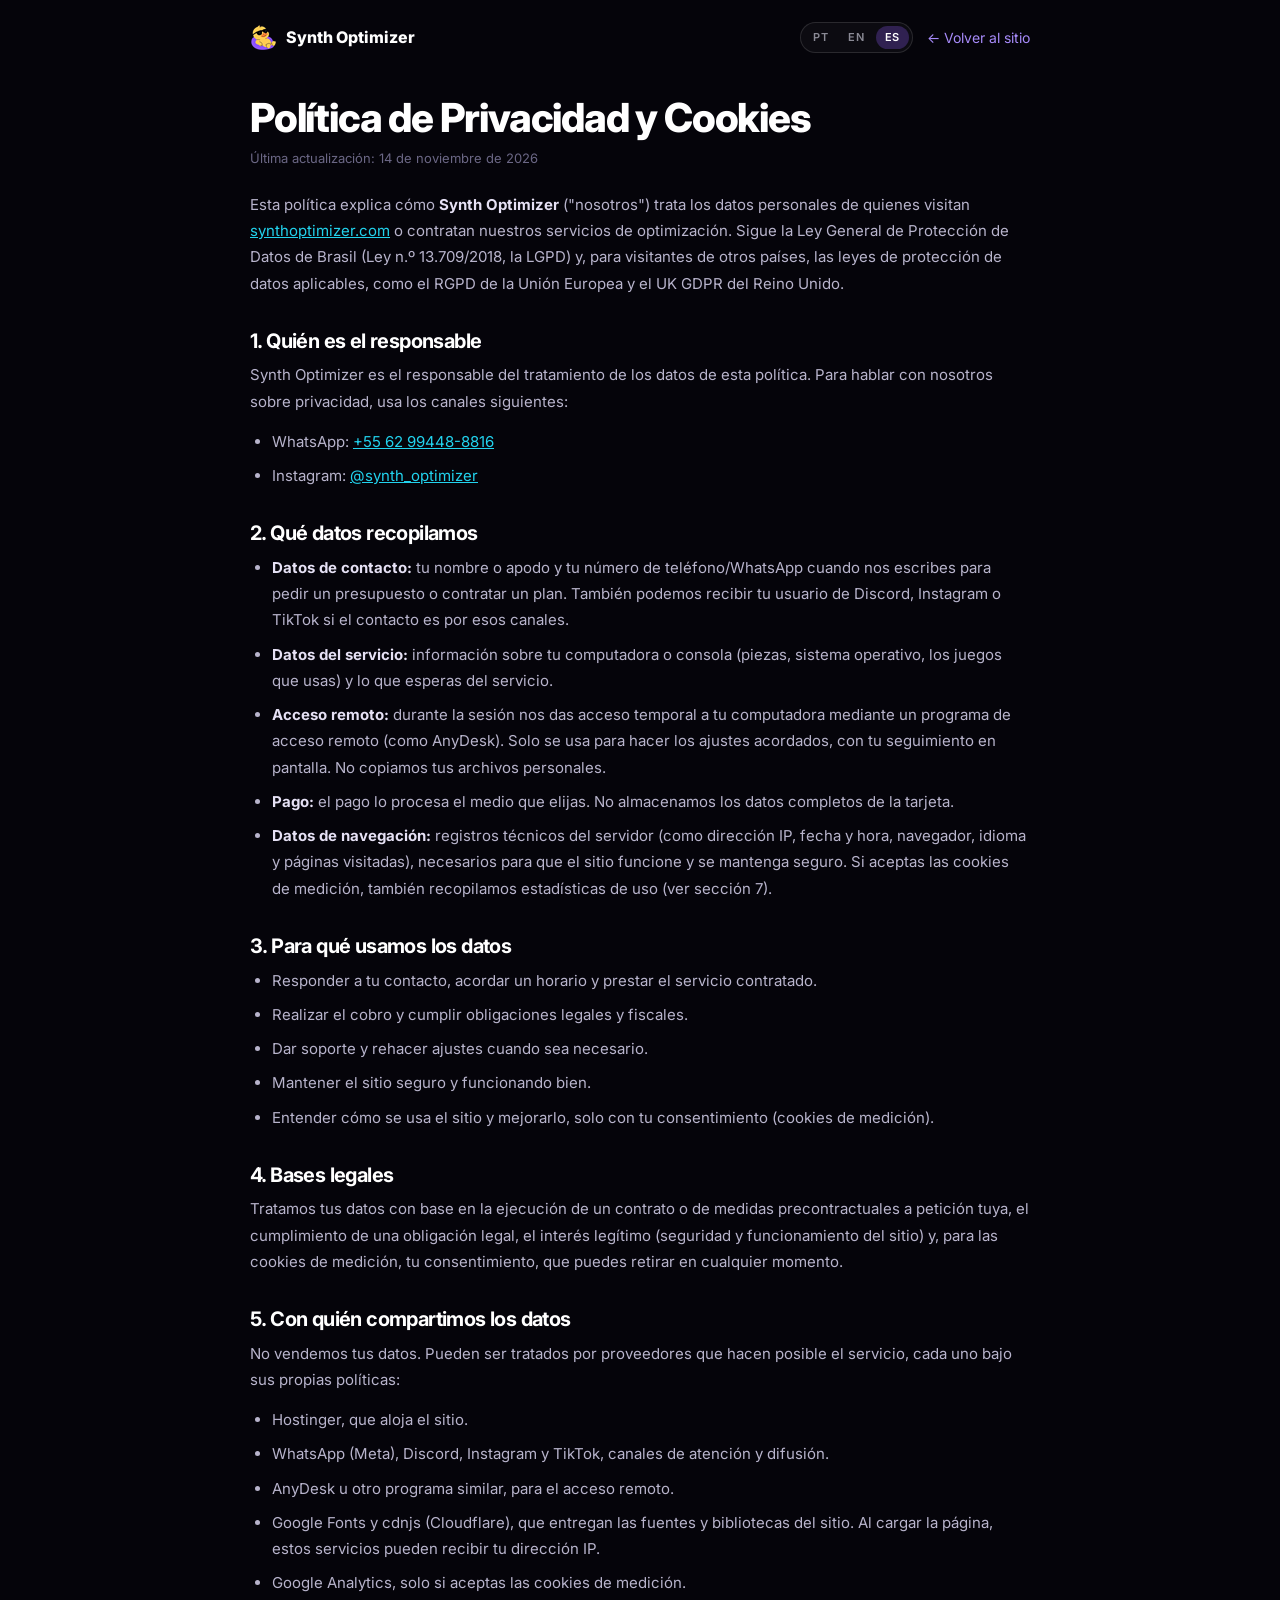
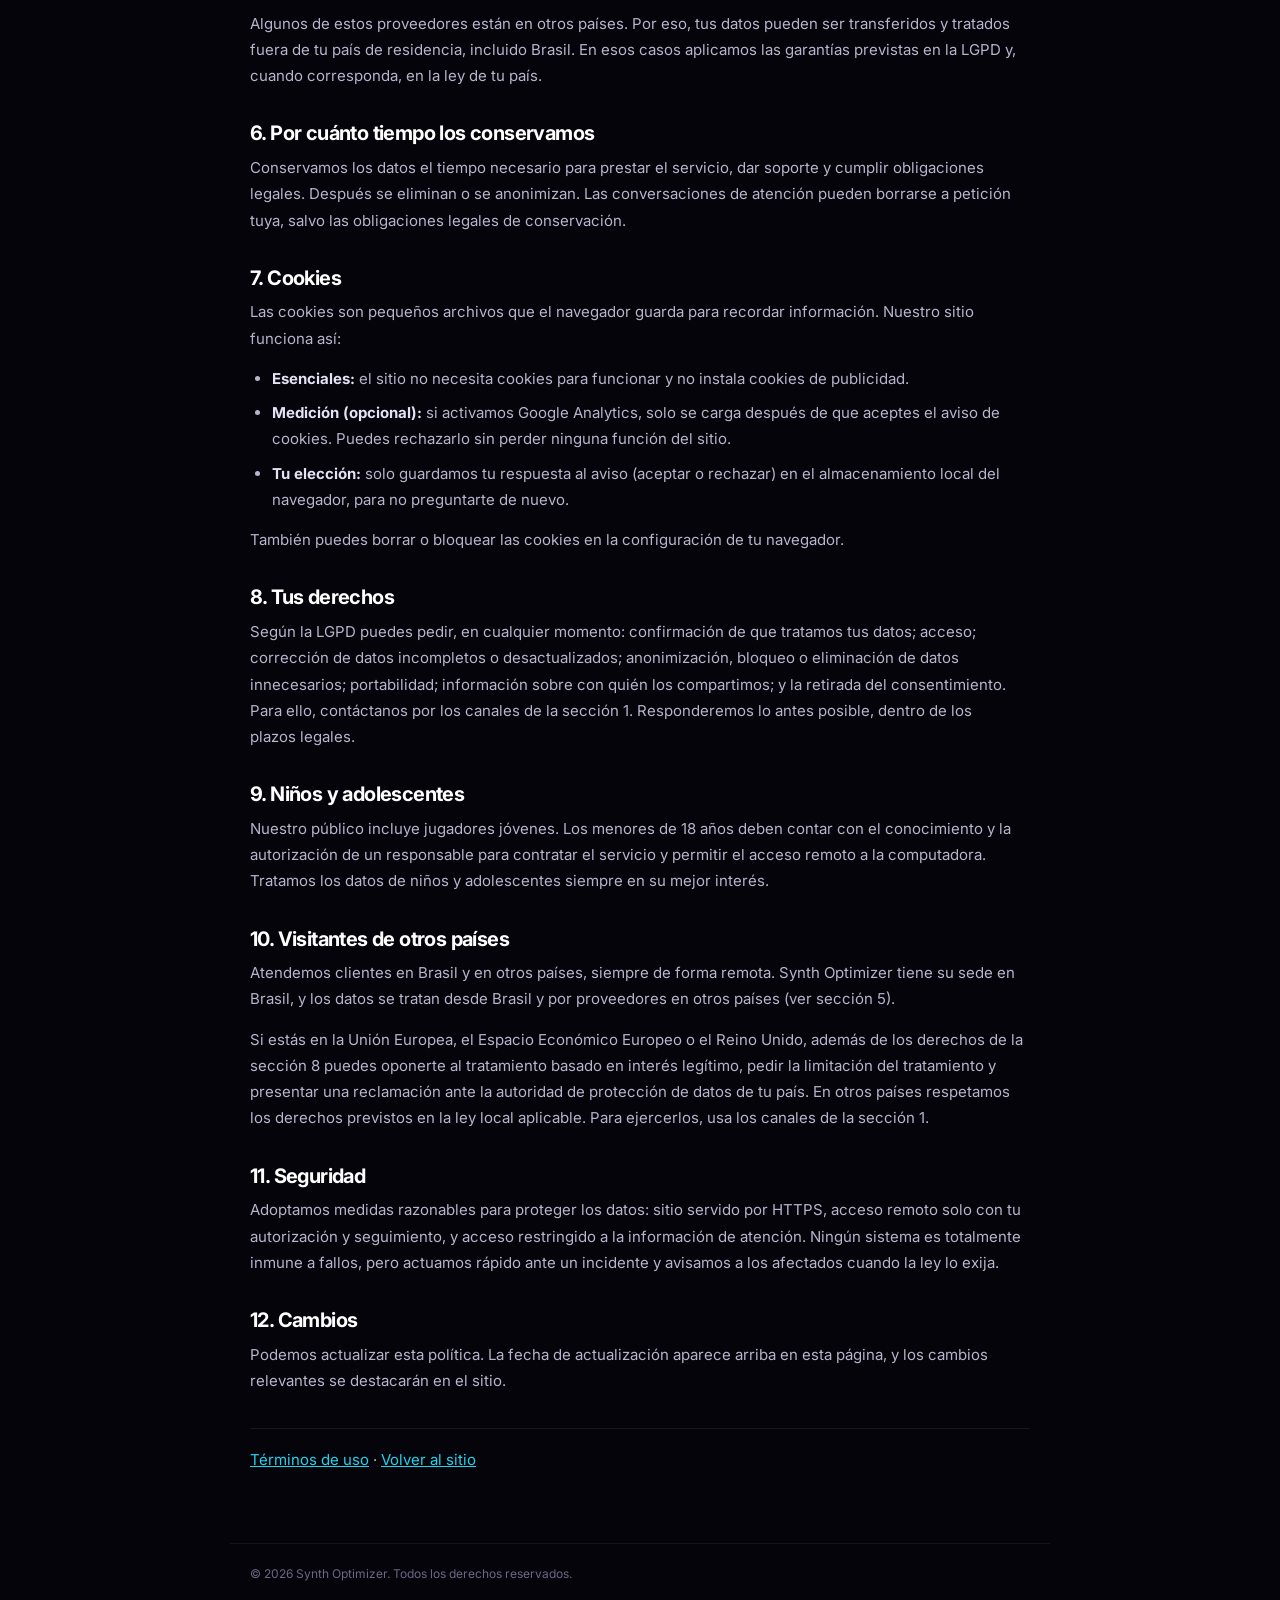
<file: es/privacidad/index.html>
<!DOCTYPE html>
<html lang="es" data-root="../../">
<head>
<meta charset="utf-8"/>
<meta content="width=device-width, initial-scale=1.0" name="viewport"/>
<title>Política de Privacidad y Cookies | Synth Optimizer</title>
<meta content="Cómo Synth Optimizer recopila, usa y protege tus datos personales (LGPD y RGPD) y cómo funcionan las cookies de este sitio." name="description"/>
<meta content="index,follow" name="robots"/>
<meta content="#05040a" name="theme-color"/>
<link href="https://synthoptimizer.com/es/privacidad/" rel="canonical"/>
<link href="https://synthoptimizer.com/privacidade/" hreflang="pt-BR" rel="alternate"/>
<link href="https://synthoptimizer.com/en/privacy/" hreflang="en" rel="alternate"/>
<link href="https://synthoptimizer.com/es/privacidad/" hreflang="es" rel="alternate"/>
<link href="https://synthoptimizer.com/en/privacy/" hreflang="x-default" rel="alternate"/>
<link href="../../favicon.ico" rel="icon" sizes="16x16 32x32 48x48 64x64"/>
<link href="../../imagens/favicon-48x48.png" rel="icon" sizes="48x48" type="image/png"/>
<link href="../../imagens/favicon-96x96.png" rel="icon" sizes="96x96" type="image/png"/>
<link href="../../imagens/apple-touch-icon.png" rel="apple-touch-icon" sizes="180x180"/>
<link href="https://fonts.googleapis.com" rel="preconnect"/>
<link crossorigin="" href="https://fonts.gstatic.com" rel="preconnect"/>
<link href="https://fonts.googleapis.com/css2?family=Inter:wght@400;500;600;700&amp;family=JetBrains+Mono:wght@400;700&amp;display=swap" rel="stylesheet"/>
<link href="../../style.css?v=20261114b" rel="stylesheet"/>
<link href="../../sales.css?v=20261114b" rel="stylesheet"/>
</head>
<body class="legal-page">
<a class="skip-link" href="#conteudo">Saltar al contenido</a>
<header class="legal-header">
  <a class="legal-brand" href="/es/"><img alt="" aria-hidden="true" height="26" src="../../imagens/Favicon.png" width="26"/><span>Synth Optimizer</span></a>
  <div class="legal-tools">
    <div aria-label="Idioma" class="lang-switch" role="group"><a hreflang="pt-BR" href="/privacidade/" lang="pt-BR">PT</a><a hreflang="en" href="/en/privacy/" lang="en">EN</a><a aria-current="page" hreflang="es" href="/es/privacidad/" lang="es">ES</a></div>
    <a class="legal-back" href="/es/">&larr; Volver al sitio</a>
  </div>
</header>
<main class="legal" id="conteudo">
  <h1>Política de Privacidad y Cookies</h1>
  <p class="legal-updated">Última actualización: 14 de noviembre de 2026</p>

  <p>Esta política explica cómo <strong>Synth Optimizer</strong> ("nosotros") trata los datos personales de quienes visitan <a href="https://synthoptimizer.com/es/">synthoptimizer.com</a> o contratan nuestros servicios de optimización. Sigue la Ley General de Protección de Datos de Brasil (Ley n.º 13.709/2018, la LGPD) y, para visitantes de otros países, las leyes de protección de datos aplicables, como el RGPD de la Unión Europea y el UK GDPR del Reino Unido.</p>

  <h2>1. Quién es el responsable</h2>
  <p>Synth Optimizer es el responsable del tratamiento de los datos de esta política. Para hablar con nosotros sobre privacidad, usa los canales siguientes:</p>
  <ul>
    <li>WhatsApp: <a href="https://wa.me/5562994488816">+55 62 99448-8816</a></li>
    <li>Instagram: <a href="https://www.instagram.com/synth_optimizer/" rel="me noopener noreferrer" target="_blank">@synth_optimizer</a></li>
  </ul>

  <h2>2. Qué datos recopilamos</h2>
  <ul>
    <li><strong>Datos de contacto:</strong> tu nombre o apodo y tu número de teléfono/WhatsApp cuando nos escribes para pedir un presupuesto o contratar un plan. También podemos recibir tu usuario de Discord, Instagram o TikTok si el contacto es por esos canales.</li>
    <li><strong>Datos del servicio:</strong> información sobre tu computadora o consola (piezas, sistema operativo, los juegos que usas) y lo que esperas del servicio.</li>
    <li><strong>Acceso remoto:</strong> durante la sesión nos das acceso temporal a tu computadora mediante un programa de acceso remoto (como AnyDesk). Solo se usa para hacer los ajustes acordados, con tu seguimiento en pantalla. No copiamos tus archivos personales.</li>
    <li><strong>Pago:</strong> el pago lo procesa el medio que elijas. No almacenamos los datos completos de la tarjeta.</li>
    <li><strong>Datos de navegación:</strong> registros técnicos del servidor (como dirección IP, fecha y hora, navegador, idioma y páginas visitadas), necesarios para que el sitio funcione y se mantenga seguro. Si aceptas las cookies de medición, también recopilamos estadísticas de uso (ver sección 7).</li>
  </ul>

  <h2>3. Para qué usamos los datos</h2>
  <ul>
    <li>Responder a tu contacto, acordar un horario y prestar el servicio contratado.</li>
    <li>Realizar el cobro y cumplir obligaciones legales y fiscales.</li>
    <li>Dar soporte y rehacer ajustes cuando sea necesario.</li>
    <li>Mantener el sitio seguro y funcionando bien.</li>
    <li>Entender cómo se usa el sitio y mejorarlo, solo con tu consentimiento (cookies de medición).</li>
  </ul>

  <h2>4. Bases legales</h2>
  <p>Tratamos tus datos con base en la ejecución de un contrato o de medidas precontractuales a petición tuya, el cumplimiento de una obligación legal, el interés legítimo (seguridad y funcionamiento del sitio) y, para las cookies de medición, tu consentimiento, que puedes retirar en cualquier momento.</p>

  <h2>5. Con quién compartimos los datos</h2>
  <p>No vendemos tus datos. Pueden ser tratados por proveedores que hacen posible el servicio, cada uno bajo sus propias políticas:</p>
  <ul>
    <li>Hostinger, que aloja el sitio.</li>
    <li>WhatsApp (Meta), Discord, Instagram y TikTok, canales de atención y difusión.</li>
    <li>AnyDesk u otro programa similar, para el acceso remoto.</li>
    <li>Google Fonts y cdnjs (Cloudflare), que entregan las fuentes y bibliotecas del sitio. Al cargar la página, estos servicios pueden recibir tu dirección IP.</li>
    <li>Google Analytics, solo si aceptas las cookies de medición.</li>
  </ul>
  <p>Algunos de estos proveedores están en otros países. Por eso, tus datos pueden ser transferidos y tratados fuera de tu país de residencia, incluido Brasil. En esos casos aplicamos las garantías previstas en la LGPD y, cuando corresponda, en la ley de tu país.</p>

  <h2>6. Por cuánto tiempo los conservamos</h2>
  <p>Conservamos los datos el tiempo necesario para prestar el servicio, dar soporte y cumplir obligaciones legales. Después se eliminan o se anonimizan. Las conversaciones de atención pueden borrarse a petición tuya, salvo las obligaciones legales de conservación.</p>

  <h2 id="cookies">7. Cookies</h2>
  <p>Las cookies son pequeños archivos que el navegador guarda para recordar información. Nuestro sitio funciona así:</p>
  <ul>
    <li><strong>Esenciales:</strong> el sitio no necesita cookies para funcionar y no instala cookies de publicidad.</li>
    <li><strong>Medición (opcional):</strong> si activamos Google Analytics, solo se carga después de que aceptes el aviso de cookies. Puedes rechazarlo sin perder ninguna función del sitio.</li>
    <li><strong>Tu elección:</strong> solo guardamos tu respuesta al aviso (aceptar o rechazar) en el almacenamiento local del navegador, para no preguntarte de nuevo.</li>
  </ul>
  <p>También puedes borrar o bloquear las cookies en la configuración de tu navegador.</p>

  <h2>8. Tus derechos</h2>
  <p>Según la LGPD puedes pedir, en cualquier momento: confirmación de que tratamos tus datos; acceso; corrección de datos incompletos o desactualizados; anonimización, bloqueo o eliminación de datos innecesarios; portabilidad; información sobre con quién los compartimos; y la retirada del consentimiento. Para ello, contáctanos por los canales de la sección 1. Responderemos lo antes posible, dentro de los plazos legales.</p>

  <h2>9. Niños y adolescentes</h2>
  <p>Nuestro público incluye jugadores jóvenes. Los menores de 18 años deben contar con el conocimiento y la autorización de un responsable para contratar el servicio y permitir el acceso remoto a la computadora. Tratamos los datos de niños y adolescentes siempre en su mejor interés.</p>

  <h2>10. Visitantes de otros países</h2>
  <p>Atendemos clientes en Brasil y en otros países, siempre de forma remota. Synth Optimizer tiene su sede en Brasil, y los datos se tratan desde Brasil y por proveedores en otros países (ver sección 5).</p>
  <p>Si estás en la Unión Europea, el Espacio Económico Europeo o el Reino Unido, además de los derechos de la sección 8 puedes oponerte al tratamiento basado en interés legítimo, pedir la limitación del tratamiento y presentar una reclamación ante la autoridad de protección de datos de tu país. En otros países respetamos los derechos previstos en la ley local aplicable. Para ejercerlos, usa los canales de la sección 1.</p>

  <h2>11. Seguridad</h2>
  <p>Adoptamos medidas razonables para proteger los datos: sitio servido por HTTPS, acceso remoto solo con tu autorización y seguimiento, y acceso restringido a la información de atención. Ningún sistema es totalmente inmune a fallos, pero actuamos rápido ante un incidente y avisamos a los afectados cuando la ley lo exija.</p>

  <h2>12. Cambios</h2>
  <p>Podemos actualizar esta política. La fecha de actualización aparece arriba en esta página, y los cambios relevantes se destacarán en el sitio.</p>

  <p class="legal-links"><a href="/es/terminos/">Términos de uso</a> · <a href="/es/">Volver al sitio</a></p>
</main>
<footer class="legal-footer">© 2026 Synth Optimizer. Todos los derechos reservados.</footer>
<script defer src="../../legal.js?v=20261114b"></script>
</body>
</html>
</file>
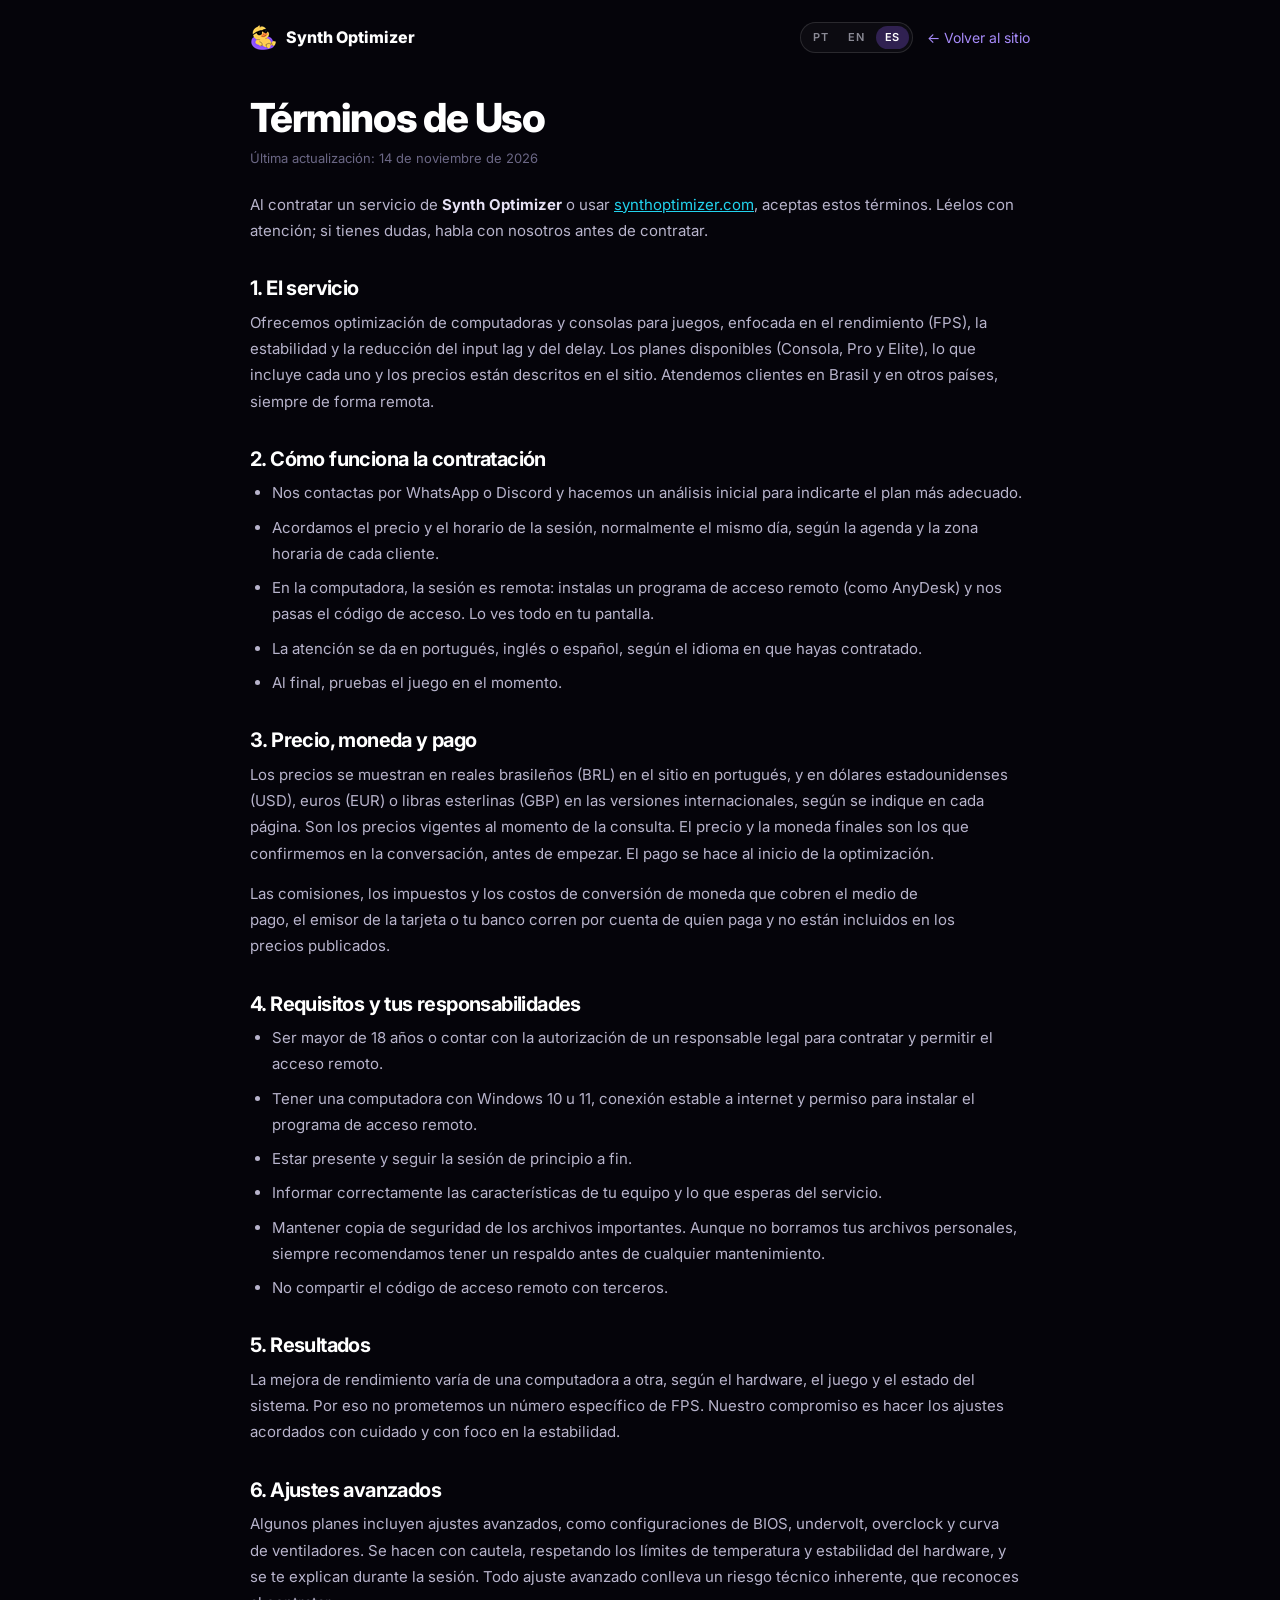
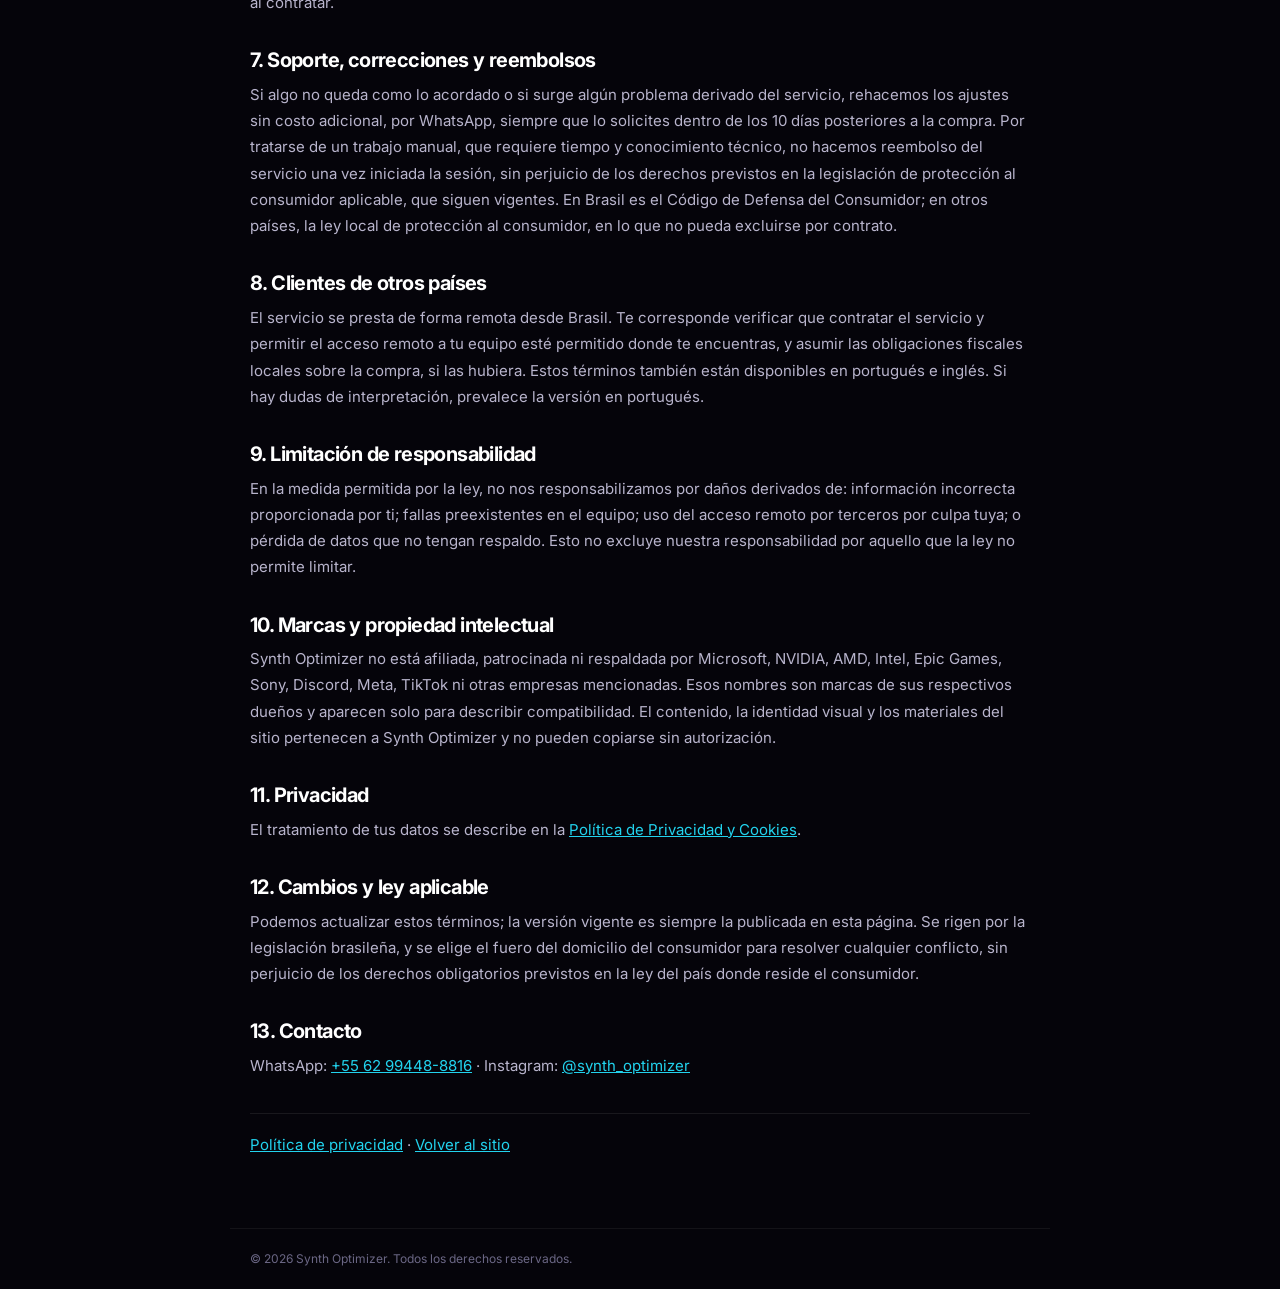
<file: es/terminos/index.html>
<!DOCTYPE html>
<html lang="es" data-root="../../">
<head>
<meta charset="utf-8"/>
<meta content="width=device-width, initial-scale=1.0" name="viewport"/>
<title>Términos de Uso | Synth Optimizer</title>
<meta content="Términos para contratar los servicios de optimización de PC y consola de Synth Optimizer: cómo funciona, precios y monedas, responsabilidades y soporte." name="description"/>
<meta content="index,follow" name="robots"/>
<meta content="#05040a" name="theme-color"/>
<link href="https://synthoptimizer.com/es/terminos/" rel="canonical"/>
<link href="https://synthoptimizer.com/termos/" hreflang="pt-BR" rel="alternate"/>
<link href="https://synthoptimizer.com/en/terms/" hreflang="en" rel="alternate"/>
<link href="https://synthoptimizer.com/es/terminos/" hreflang="es" rel="alternate"/>
<link href="https://synthoptimizer.com/en/terms/" hreflang="x-default" rel="alternate"/>
<link href="../../favicon.ico" rel="icon" sizes="16x16 32x32 48x48 64x64"/>
<link href="../../imagens/favicon-48x48.png" rel="icon" sizes="48x48" type="image/png"/>
<link href="../../imagens/favicon-96x96.png" rel="icon" sizes="96x96" type="image/png"/>
<link href="../../imagens/apple-touch-icon.png" rel="apple-touch-icon" sizes="180x180"/>
<link href="https://fonts.googleapis.com" rel="preconnect"/>
<link crossorigin="" href="https://fonts.gstatic.com" rel="preconnect"/>
<link href="https://fonts.googleapis.com/css2?family=Inter:wght@400;500;600;700&amp;family=JetBrains+Mono:wght@400;700&amp;display=swap" rel="stylesheet"/>
<link href="../../style.css?v=20261114b" rel="stylesheet"/>
<link href="../../sales.css?v=20261114b" rel="stylesheet"/>
</head>
<body class="legal-page">
<a class="skip-link" href="#conteudo">Saltar al contenido</a>
<header class="legal-header">
  <a class="legal-brand" href="/es/"><img alt="" aria-hidden="true" height="26" src="../../imagens/Favicon.png" width="26"/><span>Synth Optimizer</span></a>
  <div class="legal-tools">
    <div aria-label="Idioma" class="lang-switch" role="group"><a hreflang="pt-BR" href="/termos/" lang="pt-BR">PT</a><a hreflang="en" href="/en/terms/" lang="en">EN</a><a aria-current="page" hreflang="es" href="/es/terminos/" lang="es">ES</a></div>
    <a class="legal-back" href="/es/">&larr; Volver al sitio</a>
  </div>
</header>
<main class="legal" id="conteudo">
  <h1>Términos de Uso</h1>
  <p class="legal-updated">Última actualización: 14 de noviembre de 2026</p>

  <p>Al contratar un servicio de <strong>Synth Optimizer</strong> o usar <a href="https://synthoptimizer.com/es/">synthoptimizer.com</a>, aceptas estos términos. Léelos con atención; si tienes dudas, habla con nosotros antes de contratar.</p>

  <h2>1. El servicio</h2>
  <p>Ofrecemos optimización de computadoras y consolas para juegos, enfocada en el rendimiento (FPS), la estabilidad y la reducción del input lag y del delay. Los planes disponibles (Consola, Pro y Elite), lo que incluye cada uno y los precios están descritos en el sitio. Atendemos clientes en Brasil y en otros países, siempre de forma remota.</p>

  <h2>2. Cómo funciona la contratación</h2>
  <ul>
    <li>Nos contactas por WhatsApp o Discord y hacemos un análisis inicial para indicarte el plan más adecuado.</li>
    <li>Acordamos el precio y el horario de la sesión, normalmente el mismo día, según la agenda y la zona horaria de cada cliente.</li>
    <li>En la computadora, la sesión es remota: instalas un programa de acceso remoto (como AnyDesk) y nos pasas el código de acceso. Lo ves todo en tu pantalla.</li>
    <li>La atención se da en portugués, inglés o español, según el idioma en que hayas contratado.</li>
    <li>Al final, pruebas el juego en el momento.</li>
  </ul>

  <h2>3. Precio, moneda y pago</h2>
  <p>Los precios se muestran en reales brasileños (BRL) en el sitio en portugués, y en dólares estadounidenses (USD), euros (EUR) o libras esterlinas (GBP) en las versiones internacionales, según se indique en cada página. Son los precios vigentes al momento de la consulta. El precio y la moneda finales son los que confirmemos en la conversación, antes de empezar. El pago se hace al inicio de la optimización.</p>
  <p>Las comisiones, los impuestos y los costos de conversión de moneda que cobren el medio de pago, el emisor de la tarjeta o tu banco corren por cuenta de quien paga y no están incluidos en los precios publicados.</p>

  <h2>4. Requisitos y tus responsabilidades</h2>
  <ul>
    <li>Ser mayor de 18 años o contar con la autorización de un responsable legal para contratar y permitir el acceso remoto.</li>
    <li>Tener una computadora con Windows 10 u 11, conexión estable a internet y permiso para instalar el programa de acceso remoto.</li>
    <li>Estar presente y seguir la sesión de principio a fin.</li>
    <li>Informar correctamente las características de tu equipo y lo que esperas del servicio.</li>
    <li>Mantener copia de seguridad de los archivos importantes. Aunque no borramos tus archivos personales, siempre recomendamos tener un respaldo antes de cualquier mantenimiento.</li>
    <li>No compartir el código de acceso remoto con terceros.</li>
  </ul>

  <h2>5. Resultados</h2>
  <p>La mejora de rendimiento varía de una computadora a otra, según el hardware, el juego y el estado del sistema. Por eso no prometemos un número específico de FPS. Nuestro compromiso es hacer los ajustes acordados con cuidado y con foco en la estabilidad.</p>

  <h2>6. Ajustes avanzados</h2>
  <p>Algunos planes incluyen ajustes avanzados, como configuraciones de BIOS, undervolt, overclock y curva de ventiladores. Se hacen con cautela, respetando los límites de temperatura y estabilidad del hardware, y se te explican durante la sesión. Todo ajuste avanzado conlleva un riesgo técnico inherente, que reconoces al contratar.</p>

  <h2>7. Soporte, correcciones y reembolsos</h2>
  <p>Si algo no queda como lo acordado o si surge algún problema derivado del servicio, rehacemos los ajustes sin costo adicional, por WhatsApp, siempre que lo solicites dentro de los 10 días posteriores a la compra. Por tratarse de un trabajo manual, que requiere tiempo y conocimiento técnico, no hacemos reembolso del servicio una vez iniciada la sesión, sin perjuicio de los derechos previstos en la legislación de protección al consumidor aplicable, que siguen vigentes. En Brasil es el Código de Defensa del Consumidor; en otros países, la ley local de protección al consumidor, en lo que no pueda excluirse por contrato.</p>

  <h2>8. Clientes de otros países</h2>
  <p>El servicio se presta de forma remota desde Brasil. Te corresponde verificar que contratar el servicio y permitir el acceso remoto a tu equipo esté permitido donde te encuentras, y asumir las obligaciones fiscales locales sobre la compra, si las hubiera. Estos términos también están disponibles en portugués e inglés. Si hay dudas de interpretación, prevalece la versión en portugués.</p>

  <h2>9. Limitación de responsabilidad</h2>
  <p>En la medida permitida por la ley, no nos responsabilizamos por daños derivados de: información incorrecta proporcionada por ti; fallas preexistentes en el equipo; uso del acceso remoto por terceros por culpa tuya; o pérdida de datos que no tengan respaldo. Esto no excluye nuestra responsabilidad por aquello que la ley no permite limitar.</p>

  <h2>10. Marcas y propiedad intelectual</h2>
  <p>Synth Optimizer no está afiliada, patrocinada ni respaldada por Microsoft, NVIDIA, AMD, Intel, Epic Games, Sony, Discord, Meta, TikTok ni otras empresas mencionadas. Esos nombres son marcas de sus respectivos dueños y aparecen solo para describir compatibilidad. El contenido, la identidad visual y los materiales del sitio pertenecen a Synth Optimizer y no pueden copiarse sin autorización.</p>

  <h2>11. Privacidad</h2>
  <p>El tratamiento de tus datos se describe en la <a href="/es/privacidad/">Política de Privacidad y Cookies</a>.</p>

  <h2>12. Cambios y ley aplicable</h2>
  <p>Podemos actualizar estos términos; la versión vigente es siempre la publicada en esta página. Se rigen por la legislación brasileña, y se elige el fuero del domicilio del consumidor para resolver cualquier conflicto, sin perjuicio de los derechos obligatorios previstos en la ley del país donde reside el consumidor.</p>

  <h2>13. Contacto</h2>
  <p>WhatsApp: <a href="https://wa.me/5562994488816">+55 62 99448-8816</a> · Instagram: <a href="https://www.instagram.com/synth_optimizer/" rel="me noopener noreferrer" target="_blank">@synth_optimizer</a></p>

  <p class="legal-links"><a href="/es/privacidad/">Política de privacidad</a> · <a href="/es/">Volver al sitio</a></p>
</main>
<footer class="legal-footer">© 2026 Synth Optimizer. Todos los derechos reservados.</footer>
<script defer src="../../legal.js?v=20261114b"></script>
</body>
</html>
</file>
<file: style.css>
/* 
  Synth Optimizer 2.0 
  Design System & Styles
  Skills: high-end-visual-design, baseline-ui, ckw-design, fixing-accessibility
*/

:root {
  /* Colors */
  --bg-deep: #05040a;
  --bg-surface: #0a0a10;
  --bg-card: rgba(20, 20, 28, 0.6);
  --bg-card-hover: rgba(30, 30, 42, 0.8);
  
  --synth-primary: #8b5cf6;
  --synth-primary-glow: rgba(139, 92, 246, 0.4);
  --synth-secondary: #06b6d4;
  --synth-secondary-glow: rgba(6, 182, 212, 0.4);
  
  --text-main: #f0f0f0;
  --text-muted: #8a8a95;
  --text-dim: #555560;
  --border-color: rgba(255, 255, 255, 0.06);
  --border-hover: rgba(255, 255, 255, 0.12);
  
  /* Typography */
  --font-ui: 'Inter', -apple-system, BlinkMacSystemFont, sans-serif;
  --font-mono: 'JetBrains Mono', 'Fira Code', monospace;
  
  /* Spacing (8px grid) */
  --space-xs: 0.25rem;   /* 4px */
  --space-sm: 0.5rem;    /* 8px */
  --space-md: 1rem;      /* 16px */
  --space-lg: 1.5rem;    /* 24px */
  --space-xl: 2rem;      /* 32px */
  --space-2xl: 3rem;     /* 48px */
  --space-3xl: 4rem;     /* 64px */
  --space-4xl: 6rem;     /* 96px */
  --space-section: 7rem; /* 112px */
  
  --section-pad: var(--space-section) var(--space-xl);
  --radius-lg: 16px;
  --radius-md: 12px;
  --radius-sm: 8px;
  
  /* Z-Index Scale */
  --z-canvas: -1;
  --z-content: 1;
  --z-float: 80;
  --z-nav: 100;
  --z-mobile-menu: 99;
  --z-loader: 999;
  --z-lightbox: 1000;
  
  /* Transitions */
  --ease-out: cubic-bezier(0.16, 1, 0.3, 1);
  --ease-spring: cubic-bezier(0.34, 1.56, 0.64, 1);
  --duration-fast: 150ms;
  --duration-normal: 300ms;
  --duration-slow: 600ms;
}

* {
  box-sizing: border-box;
  margin: 0;
  padding: 0;
}

html {
  scroll-behavior: auto;
  background: var(--bg-deep);
}

body {
  font-family: var(--font-ui);
  color: var(--text-main);
  line-height: 1.65;
  overflow-x: hidden;
  background-color: var(--bg-deep);
  -webkit-font-smoothing: antialiased;
  -moz-osx-font-smoothing: grayscale;
  text-rendering: optimizeLegibility;
}

body.loading {
  overflow: hidden;
}



#smooth-wrapper {
  position: relative;
  z-index: 1;
}

/* ── Focus Styles (fixing-accessibility) ── */
:focus-visible {
  outline: 2px solid var(--synth-primary);
  outline-offset: 3px;
}

button:focus:not(:focus-visible) {
  outline: none;
}

/* ── Typography ── */
h1, h2, h3, h4, h5, h6 {
  font-weight: 700;
  line-height: 1.08;
  letter-spacing: -0.03em;
  text-wrap: balance;
}

p {
  text-wrap: pretty;
}

.highlight {
  background: linear-gradient(135deg, var(--synth-primary), var(--synth-secondary));
  -webkit-background-clip: text;
  -webkit-text-fill-color: transparent;
  background-clip: text;
}

/* ── Scroll Reveal (review-animations) ── */
.reveal {
  opacity: 0;
  transform: translateY(40px);
  transition: opacity var(--duration-slow) var(--ease-out),
              transform var(--duration-slow) var(--ease-out);
}

.reveal.visible {
  opacity: 1;
  transform: translateY(0);
}

.reveal-delay-1 { transition-delay: 100ms; }
.reveal-delay-2 { transition-delay: 200ms; }
.reveal-delay-3 { transition-delay: 300ms; }

/* ── Background WebGL ── */


/* ── Loader ── */
.loader {
  position: fixed;
  inset: 0;
  background: var(--bg-deep);
  z-index: var(--z-loader);
  display: flex;
  justify-content: center;
  align-items: center;
  transition: opacity 0.8s var(--ease-out), visibility 0.8s var(--ease-out);
}

.loader.hidden {
  opacity: 0;
  visibility: hidden;
  pointer-events: none;
}

.loader-content {
  text-align: center;
}

.loader-status {
  font-family: var(--font-mono);
  font-size: 0.8125rem;
  letter-spacing: 3px;
  color: var(--text-dim);
  margin-bottom: var(--space-md);
  text-transform: uppercase;
}

.loader-bar-wrap {
  width: 200px;
  height: 2px;
  background: var(--border-color);
  margin: 0 auto;
  overflow: hidden;
  position: relative;
  border-radius: 1px;
}

.loader-bar {
  position: absolute;
  left: 0;
  top: 0;
  height: 100%;
  width: 0%;
  background: linear-gradient(90deg, var(--synth-primary), var(--synth-secondary));
  transition: width 0.15s linear;
}

/* ── Layout ── */
.section {
  position: relative;
  max-width: 1200px;
  margin: 0 auto;
  padding: var(--section-pad);
}

.section-header {
  text-align: center;
  margin-bottom: var(--space-3xl);
}

.section-header.align-left {
  text-align: left;
}

.section-title {
  font-size: clamp(1.75rem, 4.5vw, 3.25rem);
  margin-bottom: var(--space-md);
  letter-spacing: -0.04em;
}

.section-sub {
  font-size: 1.0625rem;
  color: var(--text-muted);
  max-width: 560px;
  margin: 0 auto;
  line-height: 1.7;
}

.align-left .section-sub {
  margin: 0;
}

.mt-auto {
  margin-top: auto;
}

.section-kicker {
  font-family: var(--font-mono);
  font-size: 0.6875rem;
  letter-spacing: 2px;
  color: var(--synth-primary);
  text-transform: uppercase;
  margin-bottom: var(--space-sm);
  opacity: 0.7;
}

/* ── Navbar ── */
.navbar {
  position: fixed;
  top: 0;
  left: 0;
  width: 100%;
  padding: var(--space-lg) var(--space-xl);
  display: flex;
  justify-content: space-between;
  align-items: center;
  z-index: var(--z-nav);
  transition: background var(--duration-normal) var(--ease-out),
              padding var(--duration-normal) var(--ease-out),
              border-color var(--duration-normal) var(--ease-out);
  border-bottom: 1px solid transparent;
}

.navbar.scrolled {
  background: rgba(5, 4, 10, 0.88);
  backdrop-filter: blur(16px) saturate(1.4);
  -webkit-backdrop-filter: blur(16px) saturate(1.4);
  border-bottom-color: var(--border-color);
  padding: var(--space-md) var(--space-xl);
}

.nav-brand {
  display: flex;
  align-items: center;
  gap: 0.625rem;
  font-weight: 700;
  font-size: 1rem;
  letter-spacing: -0.01em;
}

.nav-brand img {
  width: 26px;
  height: 26px;
  border-radius: 6px;
}

.nav-links {
  display: flex;
  gap: var(--space-xl);
}

.nav-links a {
  color: var(--text-muted);
  text-decoration: none;
  font-size: 0.8125rem;
  font-weight: 500;
  letter-spacing: 0.01em;
  transition: color var(--duration-fast) ease;
  position: relative;
}

.nav-links a::after {
  content: '';
  position: absolute;
  bottom: -4px;
  left: 0;
  width: 0;
  height: 1px;
  background: var(--synth-primary);
  transition: width var(--duration-normal) var(--ease-out);
}

.nav-links a:hover {
  color: var(--text-main);
}

.nav-links a:hover::after {
  width: 100%;
}

.btn-nav {
  background: rgba(255, 255, 255, 0.06);
  color: var(--text-main);
  border: 1px solid var(--border-color);
  padding: 0.5rem 1.125rem;
  border-radius: var(--radius-sm);
  font-size: 0.8125rem;
  font-weight: 600;
  cursor: pointer;
  transition: all var(--duration-normal) var(--ease-out);
  font-family: var(--font-ui);
}

.btn-nav:hover {
  background: var(--text-main);
  color: var(--bg-deep);
  border-color: var(--text-main);
}

.mobile-menu-btn {
  display: none;
  background: none;
  border: none;
  color: #fff;
  cursor: pointer;
  padding: var(--space-sm);
}

.mobile-menu {
  position: fixed;
  inset: 0;
  background: var(--bg-deep);
  z-index: var(--z-mobile-menu);
  display: flex;
  flex-direction: column;
  justify-content: center;
  align-items: center;
  opacity: 0;
  visibility: hidden;
  transition: opacity var(--duration-normal) var(--ease-out),
              visibility var(--duration-normal) var(--ease-out);
}

.mobile-menu.active {
  opacity: 1;
  visibility: visible;
}

.mobile-links {
  display: flex;
  flex-direction: column;
  gap: var(--space-xl);
  text-align: center;
  font-size: 1.5rem;
  font-weight: 600;
}

.mobile-links a {
  color: var(--text-main);
  text-decoration: none;
  transition: color var(--duration-fast) ease;
}

.mobile-links a:hover {
  color: var(--synth-primary);
}

/* ── Buttons (high-end-visual-design) ── */
.btn-primary, .btn-outline, .btn-tertiary {
  display: inline-flex;
  align-items: center;
  justify-content: center;
  font-family: var(--font-ui);
  font-weight: 600;
  font-size: 0.875rem;
  border-radius: var(--radius-sm);
  cursor: pointer;
  text-decoration: none;
  letter-spacing: 0.02em;
  transition: transform var(--duration-normal) var(--ease-spring),
              box-shadow var(--duration-normal) var(--ease-out),
              background var(--duration-normal) var(--ease-out),
              color var(--duration-fast) ease,
              border-color var(--duration-normal) var(--ease-out);
}

.btn-primary {
  background: var(--text-main);
  color: var(--bg-deep);
  border: none;
  padding: 0.875rem 1.75rem;
}

.btn-primary:hover {
  transform: translateY(-2px);
  box-shadow: 0 8px 24px rgba(255, 255, 255, 0.15);
}

.btn-primary:active {
  transform: translateY(0);
}

.btn-outline {
  background: transparent;
  color: var(--text-main);
  border: 1px solid rgba(255, 255, 255, 0.15);
  padding: 0.875rem 1.75rem;
}

.btn-outline:hover {
  background: rgba(255, 255, 255, 0.05);
  border-color: rgba(255, 255, 255, 0.3);
}

.btn-tertiary {
  background: transparent;
  color: var(--text-muted);
  border: none;
  padding: 0.875rem;
}

.btn-tertiary:hover {
  color: var(--text-main);
}

.btn-full {
  width: 100%;
  margin-top: auto;
}

.btn-large {
  font-size: 1rem;
  padding: 1.125rem 2.5rem;
}

/* ── Hero ── */
.hero {
  min-height: 100svh;
  display: flex;
  align-items: center;
  justify-content: flex-start;
  padding-top: 120px;
}

.hero-content {
  max-width: 580px;
  position: relative;
  z-index: var(--z-content);
}

.hero-badge {
  display: inline-block;
  font-family: var(--font-mono);
  font-size: 0.6875rem;
  padding: 0.375rem 0.875rem;
  border-radius: 100px;
  background: rgba(139, 92, 246, 0.08);
  color: var(--synth-primary);
  border: 1px solid rgba(139, 92, 246, 0.15);
  margin-bottom: var(--space-lg);
  letter-spacing: 1.5px;
}

.hero-title {
  font-size: clamp(2.75rem, 6vw, 4.5rem);
  margin-bottom: var(--space-lg);
  letter-spacing: -0.04em;
  line-height: 1.02;
}

.hero-desc {
  font-size: 1.0625rem;
  color: var(--text-muted);
  margin-bottom: var(--space-2xl);
  max-width: 460px;
  line-height: 1.7;
}

.hero-actions {
  display: flex;
  gap: var(--space-md);
  flex-wrap: wrap;
  align-items: center;
}

/* ── Bento Grid (design-taste-frontend: asymmetric grids) ── */
.bento-grid {
  display: grid;
  grid-template-columns: 1.4fr 1fr 0.6fr;
  grid-template-rows: 200px 200px;
  gap: var(--space-lg);
}

.bento-card {
  background: var(--bg-card);
  border: 1px solid var(--border-color);
  border-radius: var(--radius-lg);
  padding: var(--space-xl);
  position: relative;
  overflow: hidden;
  display: flex;
  flex-direction: column;
  justify-content: flex-end;
  transition: border-color var(--duration-normal) var(--ease-out),
              background var(--duration-normal) var(--ease-out);
  backdrop-filter: blur(8px);
}

.bento-card:hover {
  background: var(--bg-card-hover);
  border-color: var(--border-hover);
}

.bento-glow {
  position: absolute;
  top: -20px;
  right: -20px;
  width: 160px;
  height: 160px;
  background: radial-gradient(circle, var(--synth-primary-glow) 0%, transparent 70%);
  opacity: 0.3;
  pointer-events: none;
  filter: blur(10px);
}

.bento-cpu { grid-column: 1; grid-row: 1 / 3; }
.bento-sys { grid-column: 2; grid-row: 1; }
.bento-input { grid-column: 2; grid-row: 2; }
.bento-metrics { 
  grid-column: 3; 
  grid-row: 1 / 3; 
  justify-content: center;
  align-items: center;
  text-align: center;
}

.bento-card h3 {
  font-size: 1rem;
  margin-bottom: var(--space-sm);
  letter-spacing: 0.04em;
  font-weight: 600;
}

.bento-card p {
  color: var(--text-muted);
  font-size: 0.8125rem;
  z-index: 2;
  line-height: 1.6;
}

.metric-big {
  font-size: 3.5rem;
  font-weight: 700;
  font-family: var(--font-mono);
  background: linear-gradient(160deg, #fff 20%, var(--synth-secondary) 80%);
  -webkit-background-clip: text;
  -webkit-text-fill-color: transparent;
  background-clip: text;
  line-height: 1;
}

.metric-label {
  font-size: 0.6875rem;
  text-transform: uppercase;
  letter-spacing: 1.5px;
  color: var(--text-dim);
  margin-top: var(--space-sm);
}

/* ── Plans (high-end-visual-design: visual hierarchy) ── */
.plans-grid {
  display: grid;
  grid-template-columns: repeat(3, 1fr);
  gap: var(--space-lg);
  align-items: flex-start;
}

.plan-card {
  background: var(--bg-card);
  border: 1px solid var(--border-color);
  border-radius: var(--radius-lg);
  padding: var(--space-2xl);
  display: flex;
  flex-direction: column;
  position: relative;
  backdrop-filter: blur(8px);
  transition: transform var(--duration-normal) var(--ease-out),
              border-color var(--duration-normal) var(--ease-out);
}

.plan-card:hover {
  border-color: var(--border-hover);
}

.plan-card.card-pro {
  border-color: rgba(6, 182, 212, 0.2);
}

.plan-card.card-pro:hover {
  border-color: rgba(6, 182, 212, 0.4);
}

.plan-card.card-elite {
  background: rgba(20, 20, 28, 0.85);
  border: 1px solid rgba(139, 92, 246, 0.35);
  transform: translateY(-12px);
}

.plan-card.card-elite:hover {
  border-color: rgba(139, 92, 246, 0.6);
  transform: translateY(-16px);
}

.plan-tag {
  position: absolute;
  top: -12px;
  left: 50%;
  transform: translateX(-50%);
  background: var(--synth-primary);
  color: #fff;
  font-size: 0.6875rem;
  font-weight: 700;
  padding: 4px 14px;
  border-radius: 100px;
  letter-spacing: 1.5px;
  white-space: nowrap;
}

.plan-glow-elite {
  position: absolute;
  inset: 0;
  background: radial-gradient(ellipse at top, rgba(139, 92, 246, 0.12) 0%, transparent 55%);
  pointer-events: none;
  border-radius: var(--radius-lg);
}

.plan-header {
  margin-bottom: var(--space-lg);
}

.plan-badge {
  font-family: var(--font-mono);
  font-size: 0.6875rem;
  letter-spacing: 2.5px;
  color: var(--text-dim);
}

.badge-console { color: #22c55e; }
.badge-pro { color: var(--synth-secondary); }
.badge-elite { color: var(--synth-primary); }

.plan-price {
  font-size: 2.75rem;
  font-weight: 700;
  margin-top: var(--space-sm);
  letter-spacing: -0.03em;
}

.plan-desc {
  font-size: 0.8125rem;
  color: var(--text-muted);
  margin-bottom: var(--space-xl);
  line-height: 1.6;
  min-height: 40px;
}

.plan-features {
  list-style: none;
  margin-bottom: var(--space-2xl);
  display: flex;
  flex-direction: column;
  gap: 0.625rem;
}

.plan-features li {
  font-size: 0.8125rem;
  color: var(--text-muted);
  display: flex;
  align-items: flex-start;
  gap: var(--space-sm);
  line-height: 1.5;
}

.plan-features li::before {
  content: "✓";
  color: var(--synth-primary);
  font-weight: 600;
  flex-shrink: 0;
  margin-top: 1px;
}

.card-pro .plan-features li::before {
  color: var(--synth-secondary);
}

/* ── Pipeline ── */
.pipeline-container {
  display: flex;
  gap: var(--space-3xl);
  position: relative;
}

.pipeline-track {
  width: 2px;
  background: rgba(255, 255, 255, 0.06);
  position: absolute;
  top: 0;
  bottom: 0;
  left: 11px;
}

.pipeline-progress {
  width: 100%;
  background: var(--synth-secondary);
  height: 0%;
  box-shadow: 0 0 12px var(--synth-secondary-glow);
  transition: height 0.1s linear;
}

.pipeline-steps {
  display: flex;
  flex-direction: column;
  gap: var(--space-3xl);
  padding-left: var(--space-3xl);
}

.pipe-step {
  position: relative;
  opacity: 0.4;
  transition: opacity var(--duration-normal) var(--ease-out);
}

.pipe-step.active {
  opacity: 1;
}

.pipe-dot {
  width: 24px;
  height: 24px;
  border-radius: 50%;
  background: var(--bg-deep);
  border: 2px solid rgba(255, 255, 255, 0.12);
  position: absolute;
  left: calc(-1 * var(--space-3xl));
  top: 0;
  transform: translateX(-50%);
  transition: border-color var(--duration-normal) var(--ease-out),
              background var(--duration-normal) var(--ease-out),
              box-shadow var(--duration-normal) var(--ease-out);
  z-index: 2;
}

.pipe-step.active .pipe-dot {
  border-color: var(--synth-secondary);
  background: var(--synth-secondary);
  box-shadow: 0 0 16px var(--synth-secondary-glow);
}

.pipe-content h4 {
  font-family: var(--font-mono);
  font-size: 0.8125rem;
  color: var(--synth-secondary);
  margin-bottom: var(--space-sm);
  letter-spacing: 1px;
}

.pipe-content p {
  color: var(--text-muted);
  font-size: 0.9375rem;
  max-width: 400px;
}

/* ── Trust Bento ── */
.trust-bento {
  display: grid;
  grid-template-columns: 1.2fr 0.8fr 0.8fr;
  gap: var(--space-lg);
  align-items: flex-start;
}

.trust-card {
  background: var(--bg-card);
  border: 1px solid var(--border-color);
  border-radius: var(--radius-lg);
  padding: var(--space-2xl);
  transition: border-color var(--duration-normal) var(--ease-out);
}

.trust-card:hover {
  border-color: var(--border-hover);
}

.trust-card.large {
  grid-column: 1;
  grid-row: 1 / 3;
  display: flex;
  flex-direction: column;
  justify-content: center;
  padding: var(--space-3xl);
}

.trust-card.large h2 {
  font-size: clamp(1.75rem, 3.5vw, 2.5rem);
}

.trust-card h2, .trust-card h3 {
  margin-bottom: var(--space-md);
}

.trust-card h3 {
  font-size: 1.125rem;
}

.trust-card p {
  color: var(--text-muted);
  font-size: 0.9375rem;
  line-height: 1.7;
}

/* ── Wall of Results ── */
.wall-of-results {
  columns: 3;
  column-gap: var(--space-md);
}

.result-card {
  break-inside: avoid;
  margin-bottom: var(--space-md);
  position: relative;
  cursor: zoom-in;
  border-radius: var(--radius-md);
  overflow: hidden;
  border: 1px solid var(--border-color);
  transition: border-color var(--duration-normal) var(--ease-out);
  background: var(--bg-card);
  display: block;
}

.result-card:hover {
  border-color: var(--border-hover);
}

.result-img-wrapper {
  overflow: hidden;
  background: var(--bg-surface);
  line-height: 0;
}

.result-img-wrapper img {
  width: 100%;
  height: auto;
  display: block;
  transition: transform var(--duration-slow) var(--ease-out);
}

.result-card:hover .result-img-wrapper img {
  transform: scale(1.05);
}

.result-hud {
  position: absolute;
  bottom: 0;
  left: 0;
  width: 100%;
  padding: var(--space-md);
  background: linear-gradient(transparent, rgba(5,4,10,0.9));
  font-family: var(--font-mono);
  font-size: 0.6875rem;
  letter-spacing: 1px;
  color: var(--synth-secondary);
  opacity: 0;
  transform: translateY(8px);
  transition: all var(--duration-normal) var(--ease-out);
}

.result-card:hover .result-hud {
  opacity: 1;
  transform: translateY(0);
}

/* ── FAQ ── */
.faq-list {
  max-width: 720px;
  margin: 0 auto;
}

.faq-item {
  border-bottom: 1px solid var(--border-color);
}

.faq-item:first-child {
  border-top: 1px solid var(--border-color);
}

.faq-q {
  width: 100%;
  text-align: left;
  background: none;
  border: none;
  color: var(--text-main);
  font-size: 1rem;
  font-weight: 500;
  padding: var(--space-lg) 0;
  cursor: pointer;
  display: flex;
  justify-content: space-between;
  align-items: center;
  font-family: var(--font-ui);
  transition: color var(--duration-fast) ease;
  gap: var(--space-md);
}

.faq-q:hover {
  color: var(--synth-primary);
}

.faq-icon {
  color: var(--synth-primary);
  font-family: var(--font-mono);
  font-weight: 400;
  font-size: 1.25rem;
  transition: transform var(--duration-normal) var(--ease-spring);
  flex-shrink: 0;
}

.faq-item.active .faq-icon {
  transform: rotate(45deg);
}

.faq-a {
  max-height: 0;
  overflow: hidden;
  transition: max-height 0.5s var(--ease-out);
}

.faq-a p {
  padding-bottom: var(--space-lg);
  color: var(--text-muted);
  font-size: 0.9375rem;
  line-height: 1.7;
}

/* ── CTA Final ── */
.final-cta {
  text-align: center;
  padding-top: var(--space-section);
  padding-bottom: var(--space-section);
}

.cta-title {
  font-size: clamp(2rem, 5vw, 3.5rem);
  margin-bottom: var(--space-2xl);
  letter-spacing: -0.04em;
}

.cta-glow {
  position: absolute;
  top: 50%;
  left: 50%;
  transform: translate(-50%, -50%);
  width: 400px;
  height: 400px;
  background: radial-gradient(circle, rgba(139, 92, 246, 0.1) 0%, transparent 65%);
  pointer-events: none;
  filter: blur(40px);
}

.cta-actions {
  display: flex;
  flex-direction: column;
  gap: var(--space-lg);
  align-items: center;
}

.cta-buttons {
  display: flex;
  gap: var(--space-md);
  justify-content: center;
  align-items: center;
  flex-wrap: wrap;
}

.cta-social-proof {
  display: flex;
  align-items: center;
  gap: var(--space-md);
  margin-top: var(--space-sm);
}

.avatar-group {
  display: flex;
}

.avatar-group img {
  width: 32px;
  height: 32px;
  border-radius: 50%;
  border: 2px solid var(--bg-deep);
  margin-left: -12px;
  object-fit: cover;
}

.avatar-group img:first-child {
  margin-left: 0;
}

.social-proof-text {
  font-size: 0.8125rem;
  color: var(--text-muted);
}

.social-proof-text span {
  color: var(--text-main);
  font-weight: 600;
}

/* ── Bento Mini List ── */
.bento-list {
  list-style: none;
  margin-top: var(--space-md);
  display: flex;
  flex-direction: column;
  gap: var(--space-sm);
  z-index: 2;
}

.bento-list li {
  font-size: 0.8125rem;
  color: var(--text-main);
  display: flex;
  align-items: center;
  gap: var(--space-sm);
  font-weight: 500;
}

.bento-list li::before {
  content: "•";
  color: var(--synth-primary);
  font-size: 1.25rem;
  line-height: 0;
}

.guarantee-badge {
  display: flex;
  align-items: center;
  justify-content: center;
  gap: 0.5rem;
  font-size: 0.75rem;
  color: var(--text-dim);
  margin-top: var(--space-md);
  font-weight: 500;
}

.guarantee-badge svg {
  color: #25D366;
}

/* ── Footer ── */
.footer {
  border-top: 1px solid var(--border-color);
  padding: var(--space-3xl) var(--space-xl);
  position: relative;
  overflow: hidden;
}

.footer-content {
  max-width: 1200px;
  margin: 0 auto;
  display: flex;
  justify-content: space-between;
  align-items: center;
  margin-bottom: var(--space-xl);
}

.footer-brand {
  display: flex;
  align-items: center;
  gap: 0.625rem;
  font-weight: 700;
  font-size: 0.9375rem;
}

.footer-brand img {
  width: 22px;
  height: 22px;
  border-radius: 4px;
}

.footer-links {
  display: flex;
  gap: var(--space-lg);
}

.footer-links a {
  color: var(--text-dim);
  text-decoration: none;
  font-size: 0.8125rem;
  cursor: pointer;
  transition: color var(--duration-fast) ease, transform var(--duration-fast) ease;
  display: flex;
  flex-direction: column;
  align-items: center;
  gap: 0.5rem;
}

.footer-links a:hover {
  color: var(--text-main);
  transform: translateY(-2px);
}

.footer-copy {
  text-align: center;
  font-size: 0.6875rem;
  color: var(--text-dim);
  letter-spacing: 0.02em;
}

/* ── Floating WhatsApp ── */
.float-whats {
  position: fixed;
  bottom: var(--space-xl);
  right: var(--space-xl);
  background: #25D366;
  color: #fff;
  border: none;
  width: 52px;
  height: 52px;
  border-radius: 50%;
  display: flex;
  align-items: center;
  justify-content: center;
  cursor: pointer;
  box-shadow: 0 4px 16px rgba(37, 211, 102, 0.35);
  z-index: var(--z-float);
  transition: transform var(--duration-normal) var(--ease-spring),
              box-shadow var(--duration-normal) var(--ease-out);
}

.float-whats:hover {
  transform: scale(1.08) translateY(-2px);
  box-shadow: 0 8px 24px rgba(37, 211, 102, 0.4);
}

.float-whats:active {
  transform: scale(1);
}

/* ── Lightbox ── */
.lightbox {
  position: fixed;
  inset: 0;
  background: rgba(5, 4, 10, 0.95);
  z-index: var(--z-lightbox);
  display: flex;
  justify-content: center;
  align-items: center;
  opacity: 0;
  visibility: hidden;
  transition: opacity var(--duration-normal) var(--ease-out);
  cursor: zoom-out;
  backdrop-filter: blur(8px);
}

.lightbox.active {
  opacity: 1;
  visibility: visible;
}

.lightbox img {
  max-width: 88%;
  max-height: 88vh;
  object-fit: contain;
  border-radius: var(--radius-md);
  box-shadow: 0 20px 60px rgba(0, 0, 0, 0.6);
}

.lightbox-close {
  position: absolute;
  top: var(--space-xl);
  right: var(--space-xl);
  color: var(--text-muted);
  font-size: 1.5rem;
  cursor: pointer;
  font-family: sans-serif;
  width: 40px;
  height: 40px;
  display: flex;
  align-items: center;
  justify-content: center;
  border-radius: 50%;
  transition: color var(--duration-fast) ease,
              background var(--duration-fast) ease;
}

.lightbox-close:hover {
  color: var(--text-main);
  background: rgba(255, 255, 255, 0.1);
}

/* ── Reduced Motion (fixing-accessibility) ── */
@media (prefers-reduced-motion: reduce) {
  *, *::before, *::after {
    animation-duration: 0.01ms !important;
    animation-iteration-count: 1 !important;
    transition-duration: 0.01ms !important;
  }
  
  .reveal {
    opacity: 1;
    transform: none;
  }
}

/* ── Responsive ── */
@media (max-width: 1024px) {
  :root {
    --section-pad: 5rem 1.5rem;
  }

  .bento-grid {
    grid-template-columns: 1fr 1fr;
    grid-template-rows: auto;
  }
  .bento-cpu { grid-column: 1 / 3; grid-row: auto; min-height: 200px; }
  .bento-sys { grid-column: 1; grid-row: auto; min-height: 180px; }
  .bento-input { grid-column: 2; grid-row: auto; min-height: 180px; }
  .bento-metrics { grid-column: 1 / 3; grid-row: auto; min-height: 160px; }
  
  /* Swipe Carousel para Mobile/Tablet */
  .plans-grid {
    display: flex;
    flex-wrap: nowrap;
    overflow-x: auto;
    scroll-snap-type: x mandatory;
    gap: var(--space-md);
    align-items: flex-start;
    margin: 0 -1.5rem;
    padding: 1rem 1.5rem 2rem 1.5rem;
    -ms-overflow-style: none; /* IE e Edge */
    scrollbar-width: none; /* Firefox */
    -webkit-overflow-scrolling: touch;
  }
  .plans-grid::-webkit-scrollbar {
    display: none;
  }
  
  .plans-grid .plan-card {
    flex: 0 0 85%;
    max-width: 380px;
    scroll-snap-align: center;
    scroll-snap-stop: always;
  }
  
  .plan-card.card-elite {
    transform: none;
  }
  
  .plan-card.card-elite:hover {
    transform: translateY(-4px);
  }
  
  .trust-bento {
    grid-template-columns: 1fr;
  }
  
  .trust-card.large {
    grid-column: 1;
    grid-row: auto;
  }
}

@media (max-width: 768px) {
  :root {
    --section-pad: 4rem 1.25rem;
  }

  .nav-links, .btn-nav { display: none; }
  .mobile-menu-btn { display: block; }
  
  .hero-title { font-size: 2.25rem; }
  .section-title { font-size: 1.75rem; }
  
  .hero {
    padding-top: 100px;
    align-items: flex-start;
    padding-top: 30vh;
  }
  
  .wall-of-results { columns: 2; }
  
  .footer-content {
    flex-direction: column;
    gap: var(--space-lg);
    text-align: center;
  }
}

@media (max-width: 480px) {
  :root {
    --section-pad: 3.5rem 1rem;
  }

  .bento-grid { 
    grid-template-columns: 1fr; 
    grid-template-rows: auto; 
  }
  .bento-cpu, .bento-sys, .bento-input, .bento-metrics { 
    grid-column: 1; 
    grid-row: auto; 
    min-height: 160px; 
  }
  
  .wall-of-results { columns: 1; }
  
  .pipeline-container { gap: var(--space-xl); }
  .pipeline-steps { padding-left: var(--space-2xl); }
  .pipe-dot { 
    left: calc(-1 * var(--space-2xl)); 
    width: 16px; 
    height: 16px; 
  }
  .pipeline-track { left: 7px; }
  
  .hero-title { font-size: 2rem; }
  .hero-desc { font-size: 1rem; }
  
  .hero-actions {
    flex-direction: column;
    align-items: flex-start;
  }
  
  .hero-actions .btn-tertiary {
    text-align: center;
  }
  
  .cta-title { font-size: 1.75rem; }
}










#webgl-canvas { position: fixed; top: 0; left: 0; width: 100vw; height: 100vh; z-index: 0; pointer-events: none; }
#smooth-wrapper { position: relative; z-index: 1; }

/* =========================================
   PLAN CARDS 3D HERO VISUALS (CSS 3D)
========================================= */

.card-hero-visual {
  position: relative;
  width: 100%;
  height: 140px;
  margin-bottom: 24px;
  perspective: 1000px;
  display: flex;
  justify-content: center;
  align-items: center;
  border-bottom: 1px solid rgba(255,255,255,0.05);
  margin-top: 10px;
  padding-bottom: 15px;
  overflow: visible;
}

.visual-3d-container {
  transform-style: preserve-3d;
  transition: transform 0.6s cubic-bezier(0.2, 0.8, 0.2, 1);
  position: relative;
  width: 100%;
  height: 100%;
  display: flex;
  justify-content: center;
  align-items: center;
}

.visual-glow {
  position: absolute;
  width: 80px;
  height: 80px;
  border-radius: 50%;
  filter: blur(40px);
  opacity: 0.3;
  z-index: 0;
  transition: all 0.5s ease;
}

.glow-console { background: var(--synth-cyan); }
.glow-pro { background: var(--synth-purple); }
.glow-elite { background: linear-gradient(45deg, var(--synth-cyan), var(--synth-purple)); width: 100px; height: 100px; }

.visual-label {
  position: absolute;
  left: 0;
  bottom: -10px;
  width: 100%;
  text-align: center;
  font-size: 0.75rem;
  letter-spacing: 0.1em;
  font-family: monospace;
  color: rgba(255,255,255,0.4);
  line-height: 1.3;
  text-transform: uppercase;
}
.visual-label::before {
  content: "●";
  color: var(--synth-cyan);
  margin-right: 6px;
  font-size: 0.5rem;
  animation: pulse-telemetry 2s infinite;
}

@keyframes pulse-telemetry {
  0%, 100% { opacity: 1; }
  50% { opacity: 0.2; }
}

/* Global Hover Focus for cards */
@media (hover: hover) {
  .plans-grid:hover .plan-card:not(:hover) {
    opacity: 0.75;
    transform: scale(0.98);
  }
  .plans-grid:hover .plan-card:not(:hover) .visual-glow {
    opacity: 0.1;
  }
}

/* --- CONSOLE (Gamepad) --- */
.visual-console .visual-3d-container {
  transform: rotateX(10deg) rotateY(-15deg);
}
.plan-card:hover .visual-console .visual-3d-container {
  transform: rotateX(0deg) rotateY(-5deg) translateY(-4px) scale(1.05);
}
.plan-card:hover .glow-console { opacity: 0.5; }

.gamepad-svg {
  width: 140px;
  height: auto;
  stroke: #ffffff;
  filter: drop-shadow(0 8px 12px rgba(0,0,0,0.4));
  transform: translateZ(15px);
  transition: transform 0.4s ease;
}
.plan-card:hover .gamepad-svg {
  stroke: #fff;
  transform: translateZ(25px);
}

/* --- PRO (GPU) --- */
.visual-pro .visual-3d-container {
  transform: rotateX(25deg) rotateY(-25deg) rotateZ(10deg);
}
.plan-card:hover .visual-pro .visual-3d-container {
  transform: rotateX(15deg) rotateY(-15deg) rotateZ(5deg) translateY(-5px) scale(1.05);
}
.plan-card:hover .glow-pro { opacity: 0.5; }

.css-gpu {
  width: 130px;
  height: 50px;
  border: 1.5px solid var(--synth-purple);
  background: rgba(10, 8, 20, 0.9);
  position: relative;
  display: flex;
  justify-content: space-evenly;
  align-items: center;
  transform: translateZ(10px);
  box-shadow: inset 0 0 15px rgba(139, 92, 246, 0.2), 0 10px 20px rgba(0,0,0,0.5);
  transition: transform 0.4s ease;
}
.plan-card:hover .css-gpu {
  transform: translateZ(30px);
  border-color: #a78bfa;
}
.css-gpu::before {
  content: '';
  position: absolute;
  top: -8px;
  left: 10px;
  width: 50px;
  height: 8px;
  border: 1px solid var(--synth-cyan);
  border-bottom: none;
  background: rgba(6, 182, 212, 0.1);
}
.css-gpu::after {
  content: '';
  position: absolute;
  right: -6px;
  bottom: 5px;
  width: 6px;
  height: 20px;
  border: 1px solid var(--text-muted);
  border-left: none;
}
.css-gpu-fan {
  width: 28px;
  height: 28px;
  border-radius: 50%;
  border: 1px solid var(--synth-cyan);
  position: relative;
  display: flex;
  justify-content: center;
  align-items: center;
}
.fan-center {
  width: 6px;
  height: 6px;
  border-radius: 50%;
  background: var(--synth-cyan);
}
.css-gpu-fan::after {
  content: '';
  position: absolute;
  top: 50%;
  left: 50%;
  width: 100%;
  height: 2px;
  background: var(--synth-cyan);
  transform: translate(-50%, -50%);
  transition: transform 0.2s linear;
}
.plan-card:hover .css-gpu-fan::after {
  animation: fan-spin 0.5s linear infinite;
}
@keyframes fan-spin {
  from { transform: translate(-50%, -50%) rotate(0deg); }
  to { transform: translate(-50%, -50%) rotate(360deg); }
}

/* --- ELITE (Exploded PC) --- */
.visual-elite .visual-3d-container {
  transform: rotateX(40deg) rotateY(-35deg) rotateZ(10deg);
}
.plan-card:hover .visual-elite .visual-3d-container {
  transform: rotateX(30deg) rotateY(-25deg) rotateZ(5deg) translateY(-5px) scale(1.05);
}
.plan-card:hover .glow-elite { opacity: 0.6; }

.css-pc {
  position: relative;
  width: 110px;
  height: 110px;
  transform-style: preserve-3d;
}
.pc-part {
  position: absolute;
  border: 1px solid;
  background: rgba(10, 8, 20, 0.85);
  transition: all 0.6s cubic-bezier(0.2, 0.8, 0.2, 1);
  box-shadow: 0 4px 10px rgba(0,0,0,0.5);
}
/* Motherboard */
.pc-mobo {
  width: 80px;
  height: 80px;
  bottom: 0; left: 0;
  border-color: rgba(255,255,255,0.2);
  transform: translateZ(0px);
}
/* CPU */
.pc-cpu {
  width: 22px;
  height: 22px;
  top: 20px; left: 25px;
  border-color: var(--synth-cyan);
  transform: translateZ(5px);
}
/* RAM */
.pc-ram {
  width: 10px;
  height: 38px;
  top: 15px; right: 15px;
  border-color: var(--synth-purple);
  transform: translateZ(8px);
}
/* GPU */
.pc-gpu-part {
  width: 70px;
  height: 22px;
  bottom: 12px; left: -10px;
  border-color: var(--synth-primary);
  transform: translateZ(15px);
  background: rgba(139, 92, 246, 0.15);
  backdrop-filter: blur(2px);
  display: flex;
  justify-content: space-around;
  align-items: center;
}
.pc-gpu-part::after {
  content: ''; width: 14px; height: 14px; border-radius: 50%; border: 1px solid var(--synth-cyan);
}
.pc-gpu-part::before {
  content: ''; width: 14px; height: 14px; border-radius: 50%; border: 1px solid var(--synth-cyan);
}

/* Hover separation (Exploded view) */
.plan-card:hover .pc-gpu-part { transform: translateZ(40px) translateX(-5px) translateY(5px); border-color: #fff; }
.plan-card:hover .pc-cpu { transform: translateZ(25px); border-color: #fff; }
.plan-card:hover .pc-ram { transform: translateZ(18px) translateX(4px); }
.plan-card:hover .pc-mobo { opacity: 0.4; transform: translateZ(-10px); }

/* Synth wave lines */
.pc-lines {
  position: absolute;
  top: 0; left: 0;
  width: 100%; height: 100%;
  pointer-events: none;
  transform: translateZ(2px);
}
.pc-lines path {
  fill: none;
  stroke: var(--synth-cyan);
  stroke-dasharray: 2, 4;
  opacity: 0.5;
  transition: all 0.6s ease;
}
.plan-card:hover .pc-lines path {
  opacity: 1;
  stroke: var(--synth-purple);
}

/* =========================================
   EXPANDABLE PLAN CARDS
========================================= */
.plan-expandable {
  max-height: 0;
  opacity: 0;
  overflow: hidden;
  transition: all 0.5s cubic-bezier(0.4, 0, 0.2, 1);
  margin-top: 0;
}
.plan-card:hover .plan-expandable,
.plan-card.active .plan-expandable {
  max-height: 800px;
  opacity: 1;
  margin-top: 20px;
}

/* Responsive hints */
.hint-desktop { display: none; }
.hint-mobile { display: inline; }

@media (pointer: fine) {
  .hint-desktop { display: inline; }
  .hint-mobile { display: none; }
}

.plan-expand-hint {
  text-align: center;
  font-size: 0.8rem;
  color: rgba(255, 255, 255, 0.4);
  margin-top: 10px;
  margin-bottom: -10px;
  padding-bottom: 20px;
  transition: opacity 0.3s ease;
  cursor: pointer;
}
.plan-card:hover .plan-expand-hint,
.plan-card.active .plan-expand-hint {
  opacity: 0;
  pointer-events: none;
  height: 0;
  margin: 0;
  padding: 0;
  overflow: hidden;
}
</file>
<file: sales.css>
/* Ícones e blocos de conversão (carregado depois do style.css) */

.ico{
  width:18px;height:18px;flex-shrink:0;display:inline-block;vertical-align:middle;
  fill:none;stroke:currentColor;stroke-width:2;stroke-linecap:round;stroke-linejoin:round;
}
.ico-sm{width:16px;height:16px}

/* Ícones dentro de botões */
.btn-primary .ico,.btn-outline .ico,.btn-large .ico{margin-right:8px;vertical-align:-3px}

/* Hero: botões de ação, usando a identidade do site (branco, contorno e verde do WhatsApp) */
.hero-actions{
  display:flex;flex-wrap:wrap;justify-content:flex-start;align-items:stretch;
  gap:12px;margin-top:28px;
}
.hero-actions .btn-primary,
.hero-actions .btn-outline,
.hero-actions .btn-whats{
  min-height:52px;padding:0 24px;border-radius:12px;
  font-size:.875rem;font-weight:600;letter-spacing:.02em;white-space:nowrap;gap:8px;
}
.hero-actions .ico{width:17px;height:17px;margin:0}
.hero-actions .btn-whats{
  display:inline-flex;align-items:center;justify-content:center;font-family:inherit;cursor:pointer;
  background:rgba(37,211,102,.08);color:#4ade80;border:1px solid rgba(37,211,102,.35);
}
.hero-actions .btn-whats:hover{
  background:rgba(37,211,102,.16);border-color:rgba(37,211,102,.6);transform:translateY(-2px);
}

/* Bento: ícone nos títulos */
.bento-card h3 .ico{width:20px;height:20px;margin-right:8px;vertical-align:-4px;color:#a78bfa}

/* Planos: chamada para quem não sabe escolher */
.picker-btn{margin-top:18px}

/* Passo a passo: ícone no título do passo */
.pipe-content h4 .ico{width:16px;height:16px;margin-right:6px;vertical-align:-3px;color:#a78bfa}

/* Garantias: ícone em destaque */
.trust-ico{
  display:flex;align-items:center;justify-content:center;
  width:44px;height:44px;border-radius:12px;margin-bottom:14px;
  background:rgba(139,92,246,.12);border:1px solid rgba(139,92,246,.3);color:#c4b5fd;
}
.trust-ico .ico{width:22px;height:22px}

/* RODAPÉ */
.footer-pro{
  display:block;margin-top:56px;padding:56px 24px 28px;
  border-top:1px solid rgba(139,92,246,.22);
  background:linear-gradient(180deg,rgba(10,10,16,0),rgba(10,10,16,.94) 40%);
}
.footer-inner{max-width:1100px;margin:0 auto}
.footer-grid{
  display:grid;grid-template-columns:1.5fr 1fr 1fr 1fr;gap:40px;
  padding-bottom:36px;
}
.footer-brand-col{max-width:340px}
.footer-pro .footer-brand{display:flex;align-items:center;gap:10px;font-weight:800;font-size:18px;color:#fff}
.footer-pro .footer-brand img{border-radius:8px}
.footer-tagline{margin:12px 0 20px;font-size:14px;line-height:1.6;color:#8a8a95}
.footer-cta{
  display:inline-flex;align-items:center;justify-content:center;gap:8px;
  min-height:46px;padding:0 20px;border-radius:12px;
  background:rgba(37,211,102,.08);color:#4ade80;border:1px solid rgba(37,211,102,.35);
  font-weight:600;font-size:14px;cursor:pointer;
  transition:background .2s,border-color .2s,transform .15s;
}
.footer-cta:hover{background:rgba(37,211,102,.16);border-color:rgba(37,211,102,.6);transform:translateY(-2px)}
.footer-cta .ico{stroke:currentColor}
.footer-col h4{
  font-size:12px;letter-spacing:1.2px;text-transform:uppercase;
  color:#a78bfa;margin-bottom:14px;font-weight:700;
}
.footer-col a{
  display:flex;align-items:center;gap:8px;padding:5px 0;
  font-size:14px;color:#b8b4cc;text-decoration:none;transition:color .15s;cursor:pointer;
}
.footer-col a:hover{color:#fff}
.footer-col .ico{color:#a78bfa;width:16px;height:16px}
.fc-price{justify-content:space-between;max-width:170px}
.fc-price span{font-weight:700;color:#22d3ee}
.footer-bottom{
  display:flex;justify-content:space-between;align-items:center;flex-wrap:wrap;gap:8px;
  padding:20px 84px 0 0;border-top:1px solid rgba(255,255,255,.06);
  font-size:12px;color:#6b6785;
}
@media (max-width:900px){
  .footer-grid{grid-template-columns:1fr 1fr;gap:32px}
  .footer-brand-col{grid-column:1 / -1;max-width:none}
}
@media (max-width:640px){
  .footer-pro{padding:40px 16px 90px}
  .footer-grid{gap:28px 20px}
  .footer-cta{width:100%}
  .footer-bottom{flex-direction:column;align-items:flex-start;padding-right:0}
}

/* CTA final: subtítulo de reforço */
.cta-sub{max-width:520px;margin:12px auto 28px;color:#9b96b3;font-size:15px;line-height:1.6}

@media (max-width:640px){
  .hero-actions{flex-direction:column;align-items:stretch;width:100%;max-width:340px;margin-left:auto;margin-right:auto}
  .hero-actions button{width:100%}
}

/* ===== FUNDO ===== */
/* Ordem (de trás para frente): brilhos + grade > canvas WebGL > véu escuro > conteúdo */
.bg-layer{position:fixed;inset:0;z-index:0;pointer-events:none;overflow:hidden}
.bg-glow{position:absolute;border-radius:50%;filter:blur(90px);opacity:.55}
.bg-glow-a{
  width:60vw;height:60vw;max-width:900px;max-height:900px;left:-15vw;top:-20vh;
  background:radial-gradient(circle,rgba(139,92,246,.45),transparent 65%);
}
.bg-glow-b{
  width:55vw;height:55vw;max-width:800px;max-height:800px;right:-15vw;bottom:-25vh;
  background:radial-gradient(circle,rgba(6,182,212,.35),transparent 65%);
}
.bg-grid{
  position:absolute;left:-50%;right:-50%;bottom:0;height:55vh;opacity:.35;
  background-image:
    linear-gradient(rgba(139,92,246,.22) 1px,transparent 1px),
    linear-gradient(90deg,rgba(139,92,246,.22) 1px,transparent 1px);
  background-size:64px 64px;
  transform:perspective(500px) rotateX(62deg);transform-origin:50% 100%;
  -webkit-mask-image:linear-gradient(to top,#000,transparent 80%);
  mask-image:linear-gradient(to top,#000,transparent 80%);
}
/* Escurece levemente o centro, onde fica o texto, sem apagar as bordas */
.bg-veil{
  position:fixed;inset:0;z-index:0;pointer-events:none;
  background:radial-gradient(ellipse 55% 75% at 50% 50%,rgba(5,4,10,.45),rgba(5,4,10,0) 100%);
}
/* Sem WebGL (celular, reduzir movimento ou falha): só brilhos e grade */
.bg-lite #webgl-canvas{display:none}
@media (max-width:768px){
  .bg-glow{filter:blur(60px);opacity:.45}
  .bg-grid{height:40vh;opacity:.28}
  .bg-veil{display:none}
}

/* ===== ACESSIBILIDADE, LEGAL E COOKIES ===== */
.skip-link{
  position:fixed;left:12px;top:-60px;z-index:10000;
  background:#fff;color:#05040a;padding:10px 16px;border-radius:10px;font-weight:600;text-decoration:none;
  transition:top .15s;
}
.skip-link:focus{top:12px}

/* Links legais no rodapé */
.footer-legal{display:flex;flex-wrap:wrap;gap:6px 18px}
.footer-legal a{color:#8a8a95;font-size:12px;text-decoration:none;transition:color .15s}
.footer-legal a:hover{color:#fff}

/* Aviso de cookies (só aparece se o Analytics estiver ativado em consent.js) */
.cookie-banner{
  position:fixed;left:16px;bottom:16px;z-index:9000;max-width:440px;
  background:rgba(10,10,16,.96);border:1px solid rgba(255,255,255,.12);border-radius:14px;
  padding:16px 18px;box-shadow:0 20px 50px rgba(0,0,0,.5);
  font-size:13px;line-height:1.55;color:#b8b4cc;
}
.cookie-banner p{margin:0 0 12px}
.cookie-banner a{color:#a78bfa}
.cookie-actions{display:flex;gap:8px}
.cookie-btn{
  min-height:38px;padding:0 18px;border-radius:10px;font:600 13px/1 inherit;font-family:inherit;cursor:pointer;
  border:1px solid rgba(255,255,255,.18);background:transparent;color:#e6e1f5;
}
.cookie-accept{background:#f0f0f0;color:#05040a;border-color:transparent}
.cookie-btn:hover{transform:translateY(-1px)}
@media (max-width:640px){.cookie-banner{left:10px;right:10px;bottom:10px;max-width:none}}

/* Páginas de privacidade e termos */
.legal-page{background:#05040a;min-height:100vh}
.legal-header{
  display:flex;justify-content:space-between;align-items:center;gap:16px;
  max-width:820px;margin:0 auto;padding:22px 20px;
}
.legal-brand{display:flex;align-items:center;gap:10px;color:#fff;font-weight:800;text-decoration:none}
.legal-brand img{border-radius:6px}
.legal-back{color:#a78bfa;font-size:14px;text-decoration:none}
.legal-back:hover{color:#fff}
.legal{max-width:820px;margin:0 auto;padding:12px 20px 56px;color:#b8b4cc;line-height:1.75;font-size:15px}
.legal h1{font-size:clamp(28px,5vw,40px);line-height:1.15;color:#fff;margin:8px 0 6px;font-weight:800}
.legal h2{font-size:20px;color:#fff;margin:34px 0 10px;font-weight:700}
.legal p{margin:0 0 14px}
.legal ul{margin:0 0 14px;padding-left:22px}
.legal li{margin-bottom:8px}
.legal a{color:#22d3ee}
.legal strong{color:#e6e1f5}
.legal-updated{color:#6b6785;font-size:13px;margin-bottom:22px!important}
.legal-links{margin-top:34px!important;padding-top:18px;border-top:1px solid rgba(255,255,255,.08)}
.legal-footer{max-width:820px;margin:0 auto;padding:20px;color:#6b6785;font-size:12px;border-top:1px solid rgba(255,255,255,.06)}

/* Página 404 */
.notfound{min-height:100vh;display:flex;flex-direction:column;align-items:center;justify-content:center;text-align:center;padding:24px;color:#b8b4cc}
.notfound-code{font-family:'JetBrains Mono',monospace;font-size:14px;letter-spacing:4px;color:#a78bfa;margin:0 0 8px}
.notfound h1{font-size:clamp(30px,6vw,48px);color:#fff;margin:0 0 12px;font-weight:800}
.notfound p{max-width:420px;margin:0 0 24px}
.notfound-actions{display:flex;flex-wrap:wrap;gap:12px;justify-content:center}
.notfound-actions a{text-decoration:none}

/* Evita rolagem horizontal no celular (grade de planos e brilho do CTA passavam da largura) */
.final-cta{overflow-x:clip}
/* Carrossel de planos: sangra até as bordas da tela sem estourar a largura */
@media (max-width:1024px){
  .plans-grid{width:100vw;max-width:100vw;margin-left:calc(50% - 50vw);margin-right:0;padding-left:1.25rem;padding-right:1.25rem}
}

/* ===== SELETOR DE IDIOMA ===== */
.lang-switch{
  display:inline-flex;align-items:center;gap:2px;padding:3px;margin-right:12px;
  border:1px solid rgba(255,255,255,.12);border-radius:999px;background:rgba(255,255,255,.03);
}
.lang-switch a{
  font:600 11px/1 'Inter',system-ui,sans-serif;letter-spacing:.06em;color:#8a8a95;
  text-decoration:none;padding:6px 9px;border-radius:999px;transition:color .15s,background .15s;
}
.lang-switch a:hover{color:#fff}
.lang-switch a[aria-current="page"]{background:rgba(139,92,246,.28);color:#fff}
/* No celular o seletor fica dentro do menu */
@media (max-width:768px){
  .navbar > .lang-switch{display:none}
}
.mobile-links .lang-switch{margin:18px 0 0;align-self:center}
.mobile-links .lang-switch a{font-size:13px;padding:8px 14px}

/* ===== BLOCO "SIGA" (redes sociais) ===== */
.cta-follow{
  display:flex;flex-wrap:wrap;align-items:center;justify-content:center;gap:10px 12px;margin-top:28px;
}
.cta-follow-label{font-size:13px;color:#8a8a95;margin-right:4px}
.cta-follow-link{
  display:inline-flex;align-items:center;gap:8px;padding:9px 16px;border-radius:999px;
  border:1px solid rgba(255,255,255,.14);background:rgba(255,255,255,.03);
  color:#e6e1f5;font-size:13px;font-weight:600;text-decoration:none;
  transition:border-color .15s,background .15s,transform .15s;
}
.cta-follow-link:hover{border-color:rgba(167,139,250,.6);background:rgba(139,92,246,.12);transform:translateY(-1px)}
.cta-follow-link .ico{color:#a78bfa}

/* Cabeçalho das páginas legais: seletor de idioma + voltar */
.legal-tools{display:flex;align-items:center;gap:14px;flex-wrap:wrap;justify-content:flex-end}
.legal-tools .lang-switch{margin-right:0}
@media (max-width:640px){.legal-header{flex-wrap:wrap}}

/* ===== VISUAIS DOS PLANOS: controle, placa de vídeo e placa-mãe ===== */
/* Os desenhos novos não usam mais a rotação 3D antiga dos contêineres */
.visual-console .visual-3d-container,
.visual-pro .visual-3d-container,
.visual-elite .visual-3d-container{transform:none !important}

.art-wrap{display:flex;justify-content:center;align-items:center;position:relative;z-index:1}
.art{
  width:168px;height:auto;display:block;overflow:visible;
  filter:drop-shadow(0 8px 14px rgba(0,0,0,.55));
  transition:transform .55s cubic-bezier(.2,.8,.2,1),filter .5s ease;
}
.fan,.pad-btn,.pad-stick{transform-box:fill-box;transform-origin:center}
.brd-trace{stroke-dasharray:2 3}
.pad-signal path{opacity:0}
.brd-led{opacity:.7}
.brd-die,.pad-bar,.brd-chip{opacity:.85}

/* Estado "selecionado": mouse sobre o card (computador) ou card ativo (celular) */
.plan-card:hover .art,
.plan-card.active .art{
  transform:translateY(-3px) scale(1.08) rotate(-2deg);
  filter:drop-shadow(0 12px 22px rgba(139,92,246,.45));
}
.plan-card:hover .glow-console,.plan-card.active .glow-console,
.plan-card:hover .glow-pro,.plan-card.active .glow-pro,
.plan-card:hover .glow-elite,.plan-card.active .glow-elite{opacity:.6;transform:scale(1.3)}

/* Controle: botões piscam em sequência, analógicos mexem, barra de luz e sinal sem fio */
.plan-card:hover .pad-btn,.plan-card.active .pad-btn{animation:padBlink 1.2s ease-in-out infinite}
.plan-card:hover .pad-btn.b2,.plan-card.active .pad-btn.b2{animation-delay:.2s}
.plan-card:hover .pad-btn.b3,.plan-card.active .pad-btn.b3{animation-delay:.4s}
.plan-card:hover .pad-btn.b4,.plan-card.active .pad-btn.b4{animation-delay:.6s}
.plan-card:hover .pad-stick-l,.plan-card.active .pad-stick-l{animation:stickWob 2.6s ease-in-out infinite}
.plan-card:hover .pad-stick-r,.plan-card.active .pad-stick-r{animation:stickWob 2.6s ease-in-out infinite reverse}
.plan-card:hover .pad-bar,.plan-card.active .pad-bar{animation:barPulse 1s ease-in-out infinite}
.plan-card:hover .pad-signal .sig1,.plan-card.active .pad-signal .sig1{animation:padSignal 1.6s ease-in-out infinite}
.plan-card:hover .pad-signal .sig2,.plan-card.active .pad-signal .sig2{animation:padSignal 1.6s ease-in-out .35s infinite}

/* Placa de vídeo: ventoinhas aceleram e a faixa RGB corre */
.plan-card:hover .fan,.plan-card.active .fan{animation:fanSpin 1.3s linear infinite}
.plan-card:hover .rgb-flow,.plan-card.active .rgb-flow{animation:rgbFlow 1.6s linear infinite}

/* Placa-mãe: trilhas com fluxo de dados, LEDs das memórias, núcleo e chipset pulsando */
.plan-card:hover .brd-trace,.plan-card.active .brd-trace{animation:traceFlow .9s linear infinite}
.plan-card:hover .brd-led,.plan-card.active .brd-led{animation:ledBlink 1s ease-in-out infinite}
.plan-card:hover .brd-led.l2,.plan-card.active .brd-led.l2{animation-delay:.15s}
.plan-card:hover .brd-led.l3,.plan-card.active .brd-led.l3{animation-delay:.3s}
.plan-card:hover .brd-led.l4,.plan-card.active .brd-led.l4{animation-delay:.45s}
.plan-card:hover .brd-die,.plan-card.active .brd-die{animation:dieGlow 1.1s ease-in-out infinite}
.plan-card:hover .brd-chip,.plan-card.active .brd-chip{animation:dieGlow 1.4s ease-in-out .3s infinite}

/* Movimento contínuo e discreto só para quem não pediu "reduzir movimento" */
@media (prefers-reduced-motion:no-preference){
  .art-wrap{animation:artFloat 6s ease-in-out infinite}
  .fan{animation:fanSpin 12s linear infinite}
  .brd-led{animation:ledBlink 3.2s ease-in-out infinite}
  .pad-bar{animation:barPulse 3s ease-in-out infinite}
}

@keyframes artFloat{0%,100%{transform:translateY(0)}50%{transform:translateY(-3px)}}
@keyframes fanSpin{to{transform:rotate(360deg)}}
@keyframes rgbFlow{from{transform:translateX(0)}to{transform:translateX(68px)}}
@keyframes padBlink{0%,100%{opacity:.55;transform:scale(1)}50%{opacity:1;transform:scale(1.35)}}
@keyframes stickWob{0%,100%{transform:translate(0,0)}25%{transform:translate(1.6px,-1px)}50%{transform:translate(-1px,1.4px)}75%{transform:translate(-1.6px,-.6px)}}
@keyframes padSignal{0%,100%{opacity:0}45%{opacity:1}}
@keyframes traceFlow{to{stroke-dashoffset:-10}}
@keyframes ledBlink{0%,100%{opacity:.25}50%{opacity:1}}
@keyframes dieGlow{0%,100%{opacity:.5}50%{opacity:1}}
@keyframes barPulse{0%,100%{opacity:.55}50%{opacity:1}}

/* "Reduzir movimento" (comum no Windows com animações desligadas): o estilo global do site zera
   as animações; aqui elas voltam apenas quando o visitante seleciona o card (ação dele), mais lentas. */
@media (prefers-reduced-motion:reduce){
  .plan-card:hover .fan,.plan-card.active .fan,
  .plan-card:hover .rgb-flow,.plan-card.active .rgb-flow,
  .plan-card:hover .brd-trace,.plan-card.active .brd-trace,
  .plan-card:hover .brd-led,.plan-card.active .brd-led,
  .plan-card:hover .brd-die,.plan-card.active .brd-die,
  .plan-card:hover .brd-chip,.plan-card.active .brd-chip,
  .plan-card:hover .pad-btn,.plan-card.active .pad-btn,
  .plan-card:hover .pad-stick,.plan-card.active .pad-stick,
  .plan-card:hover .pad-bar,.plan-card.active .pad-bar,
  .plan-card:hover .pad-signal path,.plan-card.active .pad-signal path{
    animation-duration:2.4s !important;animation-iteration-count:infinite !important;
  }
  .art{transition-duration:.4s !important}
}

/* ===== AVISO DE ERRO (contato no WhatsApp) ===== */
.err-banner{
  position:fixed;left:16px;right:16px;bottom:16px;z-index:9500;max-width:560px;margin:0 auto;
  display:flex;align-items:center;justify-content:space-between;gap:14px;flex-wrap:wrap;
  background:rgba(14,12,26,.97);border:1px solid rgba(139,92,246,.45);border-radius:14px;
  padding:14px 16px;box-shadow:0 20px 50px rgba(0,0,0,.55);color:#e6e1f5;font-size:14px;line-height:1.5;
}
.err-text{display:flex;flex-direction:column;gap:2px;min-width:200px}
.err-text strong{color:#fff;font-weight:700}
.err-text span{color:#b8b4cc;font-size:13px}
.err-actions{display:flex;align-items:center;gap:8px}
.err-wa{
  display:inline-flex;align-items:center;min-height:40px;padding:0 16px;border-radius:10px;text-decoration:none;
  background:rgba(37,211,102,.1);color:#4ade80;border:1px solid rgba(37,211,102,.4);font-weight:600;font-size:13px;
}
.err-wa:hover{background:rgba(37,211,102,.2)}
.err-close{
  width:40px;height:40px;border-radius:10px;border:1px solid rgba(255,255,255,.14);background:transparent;
  color:#e6e1f5;font-size:20px;cursor:pointer;
}
</file>
